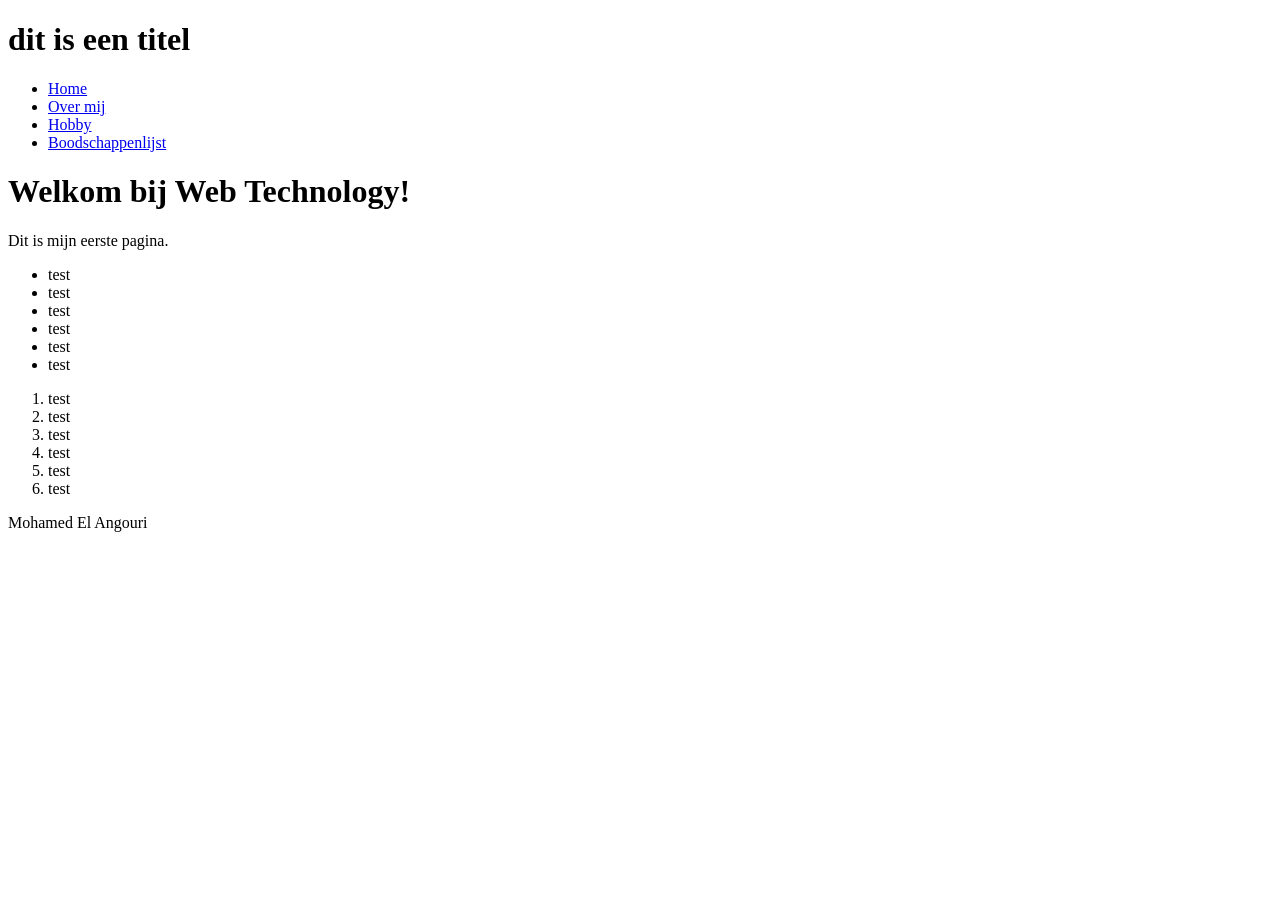
<file: labo-01/index.html>
<!DOCTYPE html>
<html lang="nl">
<head>
    <meta charset="UTF-8">
    <meta name="viewport" content="width=device-width, initial-scale=1.0">
    <title>Mijn eerste pagina! C:</title>
</head>
<body>
        <header>
        <h1>dit is een titel</h1>
        <nav>
        <ul>
            <li><a href="index.html">Home</a></li>
            <li><a href="over-mij.html">Over mij</a></li>
            <li><a href="hobby.html">Hobby</a></li>
            <li><a href="boodschappenlijst.html">Boodschappenlijst</a></li>
        </ul>
        </nav>
        </header>
    <main>
        <h1>Welkom bij Web Technology!</h1>
        <p>Dit is mijn eerste pagina.</p>
        <ul>
            <li>test</li>
            <li>test</li>
            <li>test</li>
            <li>test</li>
            <li>test</li>
            <li>test</li>
        </ul>
        <ol>
            <li>test</li>
            <li>test</li>
            <li>test</li>
            <li>test</li>
            <li>test</li>
            <li>test</li>
        </ol>
    </main>
    <footer>
        <p>Mohamed El Angouri</p>
    </footer>
</body>
</html>
</file>
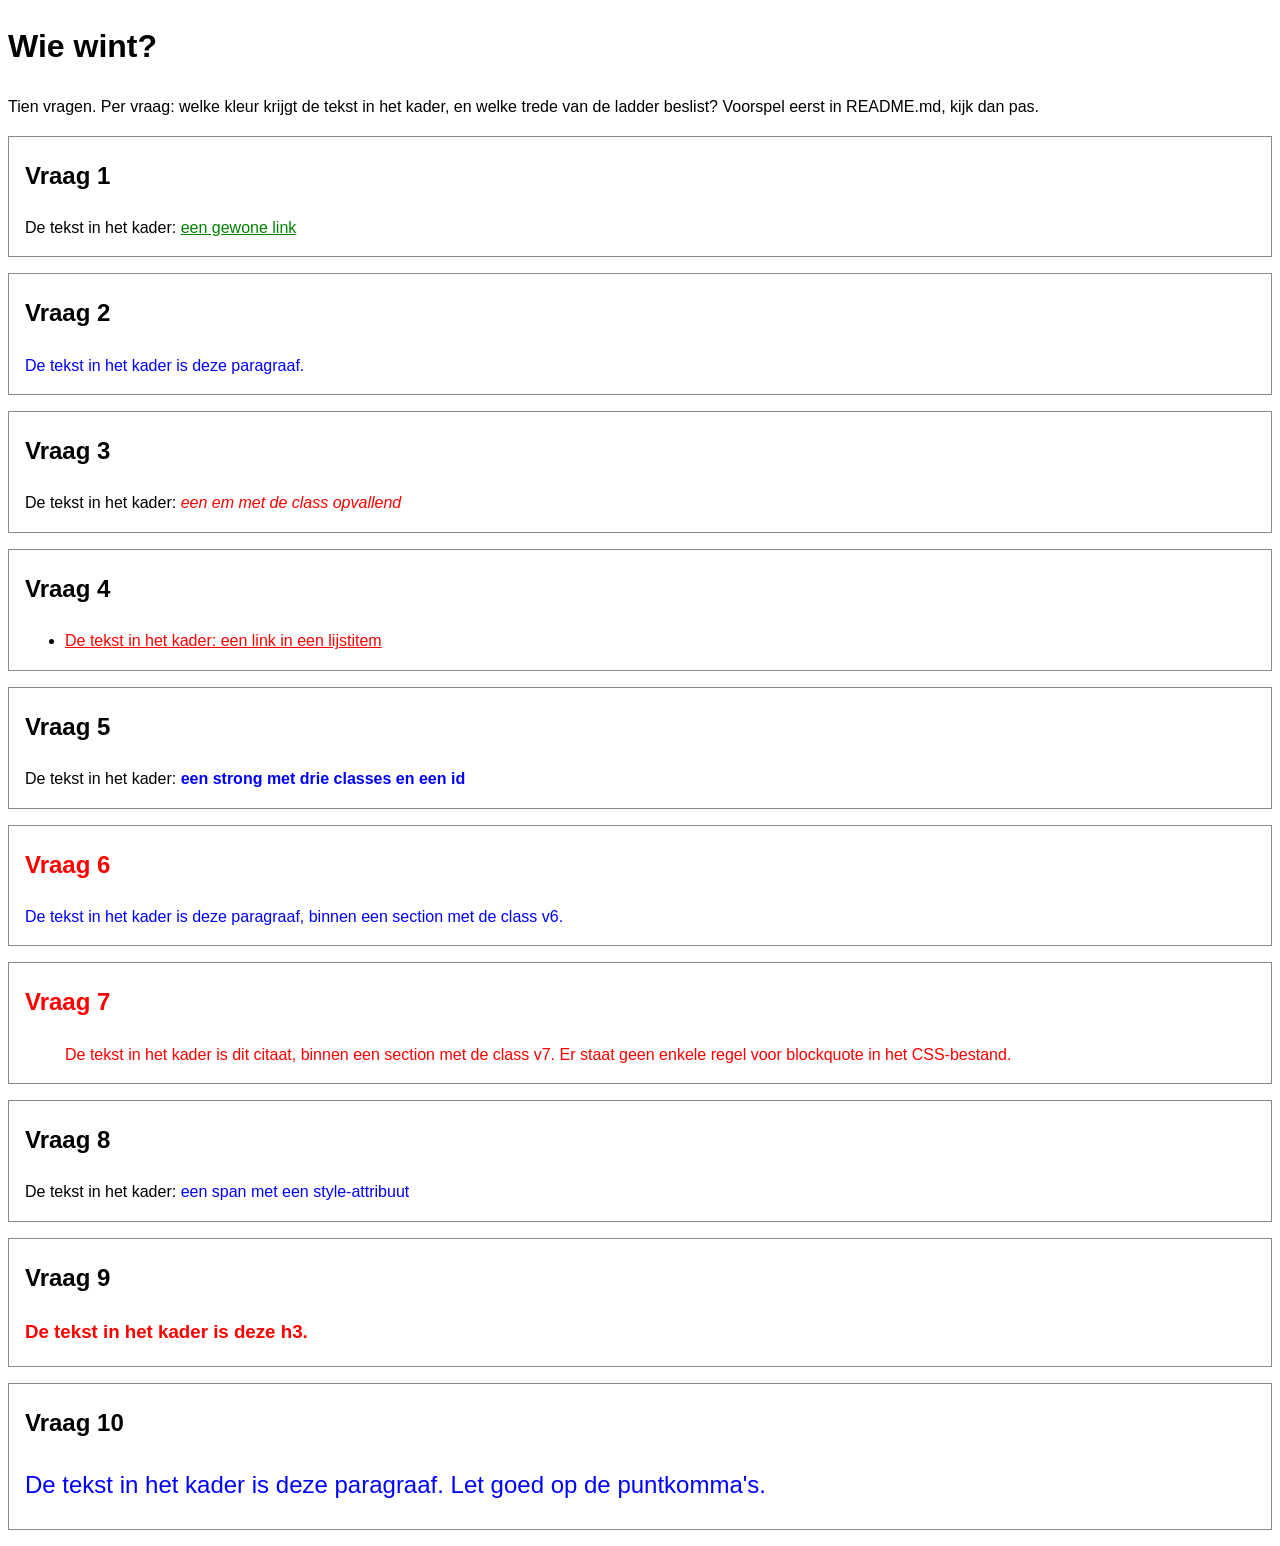
<file: labo-02/cascade/index.html>
<!-- index.html - oefening 3: voorspel, dan kijk. Wijzig dit bestand niet. -->
<!doctype html>
<html lang="nl">
  <head>
    <meta charset="utf-8">
    <meta name="viewport" content="width=device-width, initial-scale=1">
    <title>Wie wint? Tien vragen over de cascade</title>
    <link rel="stylesheet" href="css/stijl.css">
  </head>
  <body>
    <h1>Wie wint?</h1>
    <p>Tien vragen. Per vraag: welke kleur krijgt de tekst in het kader, en welke trede van de ladder beslist? Voorspel eerst in README.md, kijk dan pas.</p>

    <section class="vraag v1">
      <h2>Vraag 1</h2>
      <p>De tekst in het kader: <a href="#">een gewone link</a></p>
    </section>

    <section class="vraag v2">
      <h2>Vraag 2</h2>
      <p class="v2-tekst">De tekst in het kader is deze paragraaf.</p>
    </section>

    <section class="vraag v3">
      <h2>Vraag 3</h2>
      <p>De tekst in het kader: <em class="opvallend">een em met de class opvallend</em></p>
    </section>

    <section class="vraag v4">
      <h2>Vraag 4</h2>
      <ul>
        <li><a href="#">De tekst in het kader: een link in een lijstitem</a></li>
      </ul>
    </section>

    <section class="vraag v5">
      <h2>Vraag 5</h2>
      <p>De tekst in het kader: <strong class="een twee drie" id="v5-tekst">een strong met drie classes en een id</strong></p>
    </section>

    <section class="vraag v6">
      <h2>Vraag 6</h2>
      <p class="v6-tekst">De tekst in het kader is deze paragraaf, binnen een section met de class v6.</p>
    </section>

    <section class="vraag v7">
      <h2>Vraag 7</h2>
      <blockquote>De tekst in het kader is dit citaat, binnen een section met de class v7. Er staat geen enkele regel voor blockquote in het CSS-bestand.</blockquote>
    </section>

    <section class="vraag v8">
      <h2>Vraag 8</h2>
      <p>De tekst in het kader: <span class="v8-tekst" style="color: blue">een span met een style-attribuut</span></p>
    </section>

    <section class="vraag v9">
      <h2>Vraag 9</h2>
      <h3 class="v9-tekst">De tekst in het kader is deze h3.</h3>
    </section>

    <section class="vraag v10">
      <h2>Vraag 10</h2>
      <p class="v10-tekst">De tekst in het kader is deze paragraaf. Let goed op de puntkomma's.</p>
    </section>
  </body>
</html>
</file>
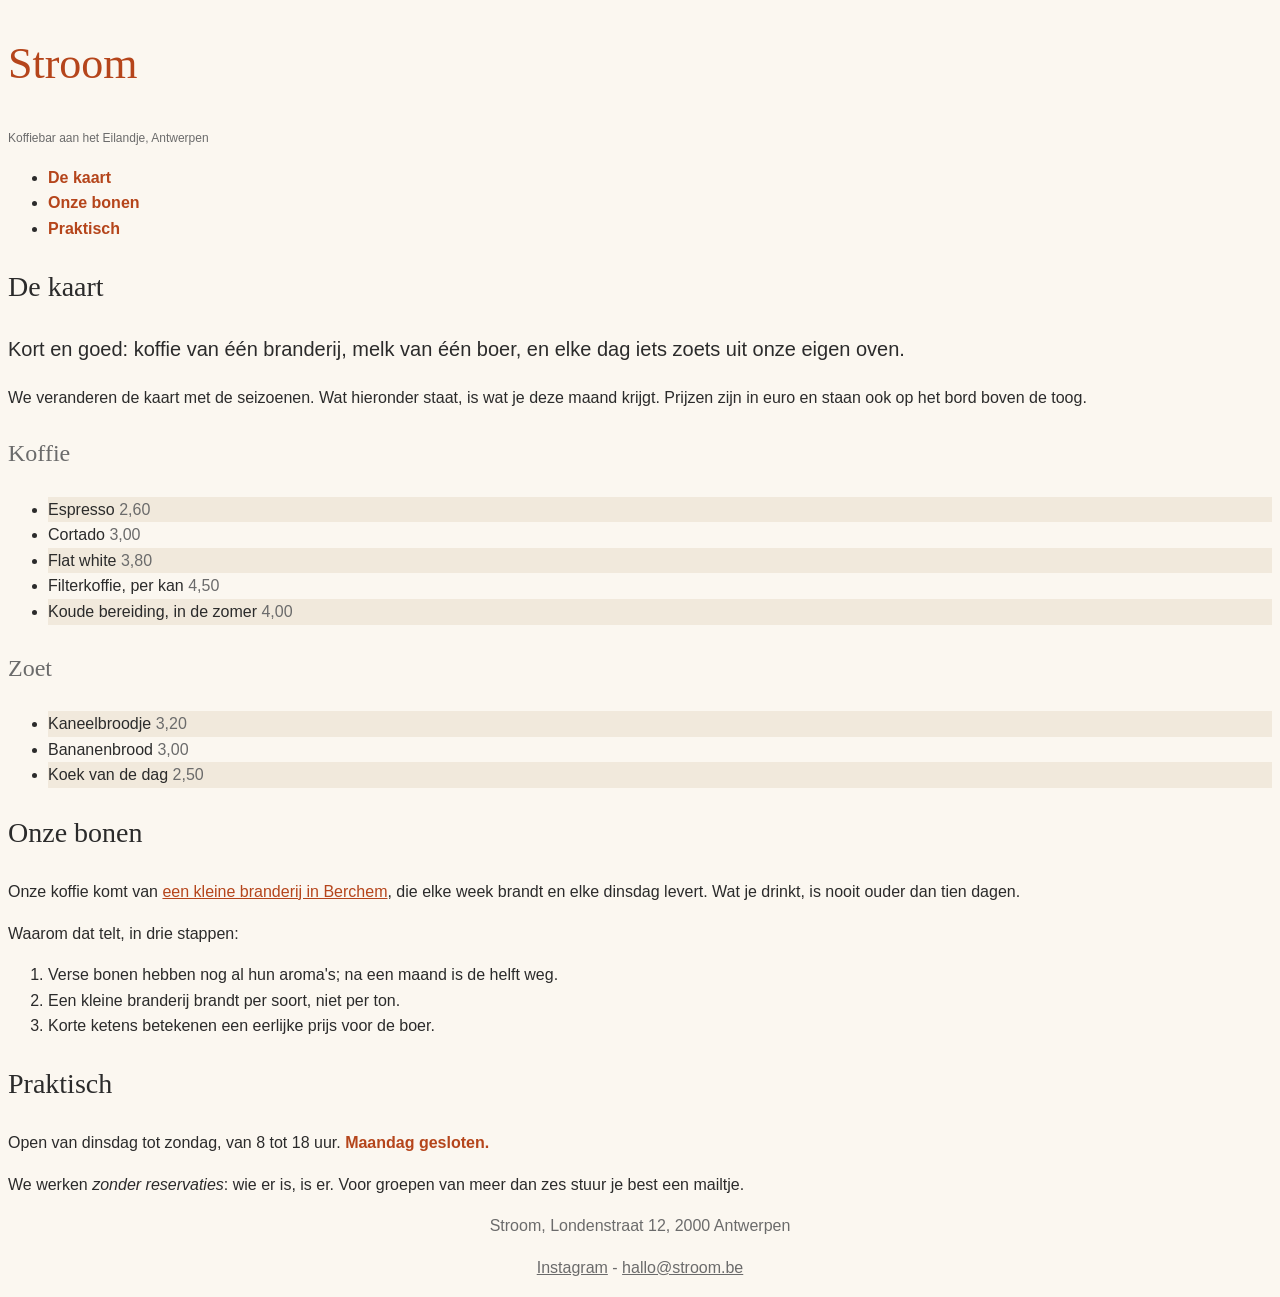
<file: labo-02/nabouw/index.html>
<!-- index.html - nabouw labo 2. Dit bestand mag je NIET wijzigen: geen class erbij, geen element verplaatst, geen style-attribuut. Jij schrijft css/stijl.css. -->
<!--
  Wat het screenshot niet kan tonen (hover en focus):
  - links in de navigatie: accentkleur, vet, geen onderstreping;
    bij hover en focus: inktkleur en onderstreept
  - links in main: accentkleur, onderstreept;
    bij hover en focus: papierkleur op een achtergrond in de accentkleur
  - links in de footer: gedempte kleur; bij hover en focus: accentkleur
-->
<!doctype html>
<html lang="nl">
  <head>
    <meta charset="utf-8">
    <meta name="viewport" content="width=device-width, initial-scale=1">
    <title>Stroom - koffiebar aan het Eilandje</title>
    <link rel="stylesheet" href="css/stijl.css">
  </head>
  <body>
    <header>
      <h1>Stroom</h1>
      <p class="slogan">Koffiebar aan het Eilandje, Antwerpen</p>
      <nav>
        <ul>
          <li><a href="#kaart">De kaart</a></li>
          <li><a href="#bonen">Onze bonen</a></li>
          <li><a href="#praktisch">Praktisch</a></li>
        </ul>
      </nav>
    </header>

    <main>
      <article>
        <h2 id="kaart">De kaart</h2>
        <p class="intro">Kort en goed: koffie van één branderij, melk van één boer, en elke dag iets zoets uit onze eigen oven.</p>
        <p>We veranderen de kaart met de seizoenen. Wat hieronder staat, is wat je deze maand krijgt. Prijzen zijn in euro en staan ook op het bord boven de toog.</p>

        <h3>Koffie</h3>
        <ul class="kaart">
          <li>Espresso <span class="prijs">2,60</span></li>
          <li>Cortado <span class="prijs">3,00</span></li>
          <li>Flat white <span class="prijs">3,80</span></li>
          <li>Filterkoffie, per kan <span class="prijs">4,50</span></li>
          <li>Koude bereiding, in de zomer <span class="prijs">4,00</span></li>
        </ul>

        <h3>Zoet</h3>
        <ul class="kaart">
          <li>Kaneelbroodje <span class="prijs">3,20</span></li>
          <li>Bananenbrood <span class="prijs">3,00</span></li>
          <li>Koek van de dag <span class="prijs">2,50</span></li>
        </ul>

        <h2 id="bonen">Onze bonen</h2>
        <p>Onze koffie komt van <a href="https://www.example.be">een kleine branderij in Berchem</a>, die elke week brandt en elke dinsdag levert. Wat je drinkt, is nooit ouder dan tien dagen.</p>
        <p>Waarom dat telt, in drie stappen:</p>
        <ol>
          <li>Verse bonen hebben nog al hun aroma's; na een maand is de helft weg.</li>
          <li>Een kleine branderij brandt per soort, niet per ton.</li>
          <li>Korte ketens betekenen een eerlijke prijs voor de boer.</li>
        </ol>

        <h2 id="praktisch">Praktisch</h2>
        <p>Open van dinsdag tot zondag, van 8 tot 18 uur. <strong>Maandag gesloten.</strong></p>
        <p>We werken <em>zonder reservaties</em>: wie er is, is er. Voor groepen van meer dan zes stuur je best een mailtje.</p>
      </article>
    </main>

    <footer>
      <p>Stroom, Londenstraat 12, 2000 Antwerpen</p>
      <p><a href="https://www.instagram.com">Instagram</a> - <a href="mailto:hallo@stroom.be">hallo@stroom.be</a></p>
    </footer>
  </body>
</html>
</file>
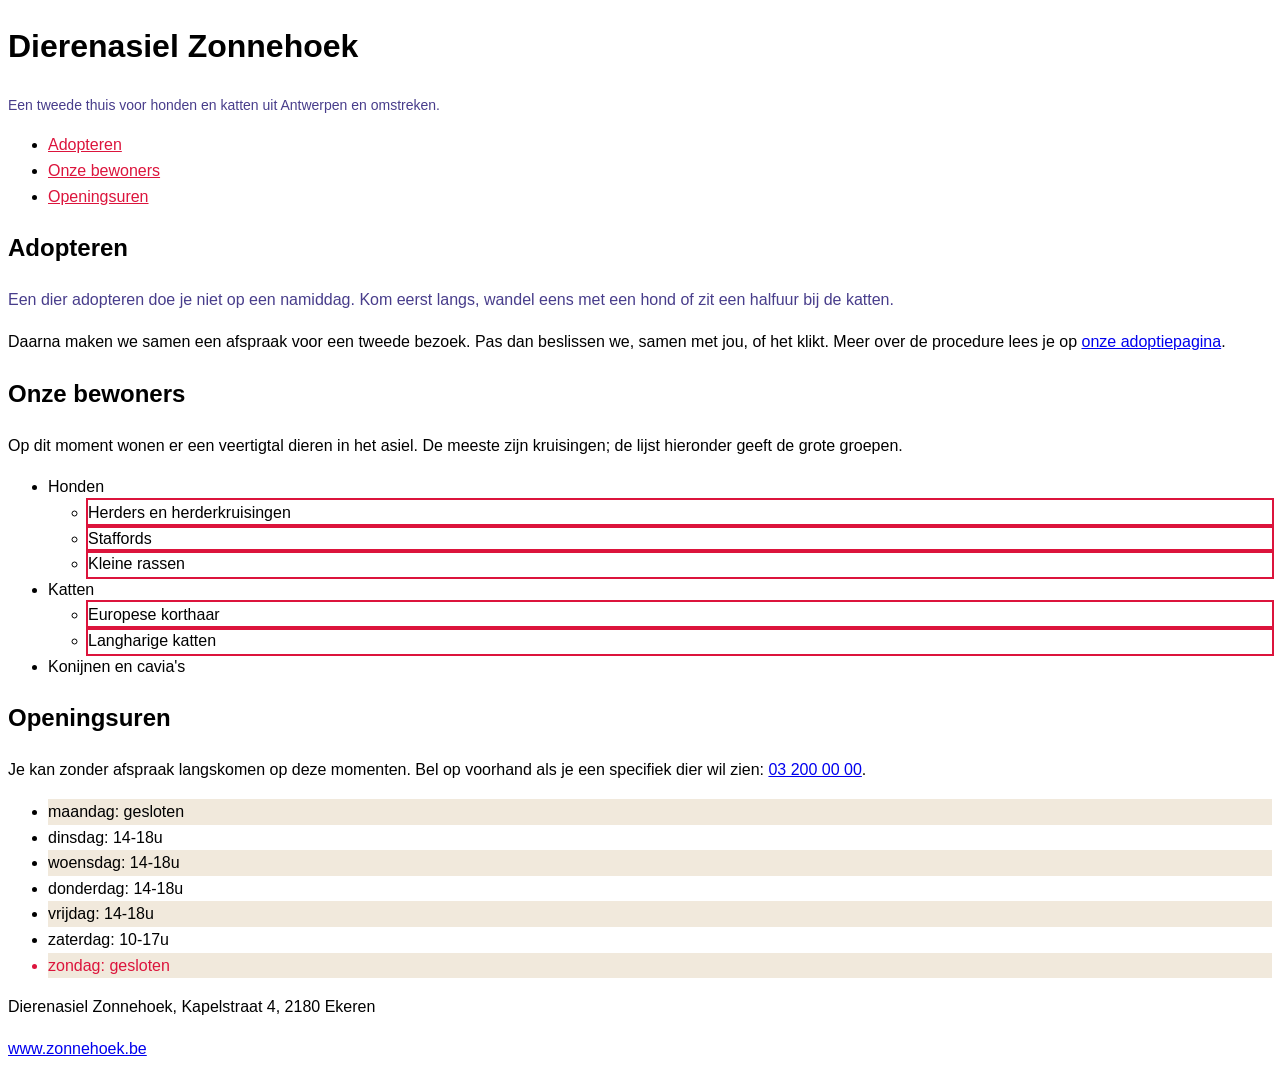
<file: labo-02/selectors/index.html>
<!-- index.html - oefening 2: selectors. Wijzig dit bestand niet; alles wat je nodig hebt, staat erin. -->
<!doctype html>
<html lang="nl">
  <head>
    <meta charset="utf-8">
    <meta name="viewport" content="width=device-width, initial-scale=1">
    <title>Dierenasiel Zonnehoek</title>
    <link rel="stylesheet" href="css/stijl.css">
  </head>
  <body>
    <header>
      <h1>Dierenasiel Zonnehoek</h1>
      <p class="slogan">Een tweede thuis voor honden en katten uit Antwerpen en omstreken.</p>
      <nav>
        <ul>
          <li><a href="#adopteren">Adopteren</a></li>
          <li><a href="#rassen">Onze bewoners</a></li>
          <li><a href="#uren">Openingsuren</a></li>
        </ul>
      </nav>
    </header>

    <main>
      <article>
        <h2 id="adopteren">Adopteren</h2>
        <p class="intro">Een dier adopteren doe je niet op een namiddag. Kom eerst langs, wandel eens met een hond of zit een halfuur bij de katten.</p>
        <p>Daarna maken we samen een afspraak voor een tweede bezoek. Pas dan beslissen we, samen met jou, of het klikt. Meer over de procedure lees je op <a href="https://www.zonnehoek.be/adoptie">onze adoptiepagina</a>.</p>

        <h2 id="rassen">Onze bewoners</h2>
        <p>Op dit moment wonen er een veertigtal dieren in het asiel. De meeste zijn kruisingen; de lijst hieronder geeft de grote groepen.</p>
        <ul class="rassen">
          <li>Honden
            <ul>
              <li>Herders en herderkruisingen</li>
              <li>Staffords</li>
              <li>Kleine rassen</li>
            </ul>
          </li>
          <li>Katten
            <ul>
              <li>Europese korthaar</li>
              <li>Langharige katten</li>
            </ul>
          </li>
          <li>Konijnen en cavia's</li>
        </ul>

        <h2 id="uren">Openingsuren</h2>
        <p>Je kan zonder afspraak langskomen op deze momenten. Bel op voorhand als je een specifiek dier wil zien: <a href="tel:+3232000000">03 200 00 00</a>.</p>
        <ul class="uren">
          <li>maandag: gesloten</li>
          <li>dinsdag: 14-18u</li>
          <li>woensdag: 14-18u</li>
          <li>donderdag: 14-18u</li>
          <li>vrijdag: 14-18u</li>
          <li>zaterdag: 10-17u</li>
          <li>zondag: gesloten</li>
        </ul>
      </article>
    </main>

    <footer>
      <p>Dierenasiel Zonnehoek, Kapelstraat 4, 2180 Ekeren</p>
      <p><a href="https://www.zonnehoek.be">www.zonnehoek.be</a></p>
    </footer>
  </body>
</html>
</file>
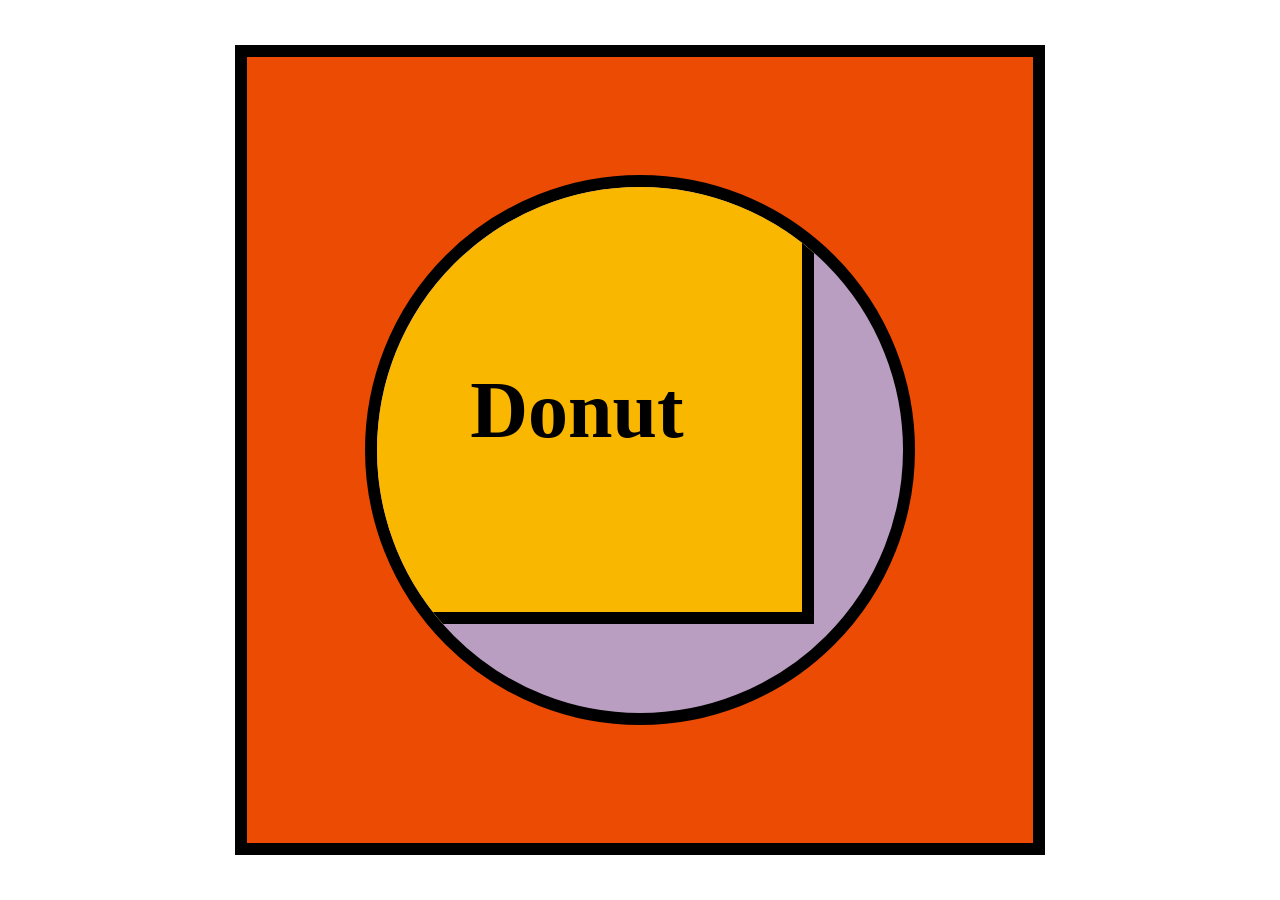
<file: labo-03/donut/index.html>
<!doctype html>
<html lang="en">
<head>
  <meta charset="utf-8">
  <meta name="viewport" content="width=device-width, initial-scale=1">
  <title>Labo 3 - Donut</title>
  <link rel="stylesheet" href="css/reset.css">
  <link rel="stylesheet" href="css/stijl.css">
</head>
<body>
  <!-- Do not change this file. Write your CSS in css/stijl.css. -->
  <main>
    <div>
      <h1>Donut</h1>
    </div>
  </main>
</body>
</html>
</file>
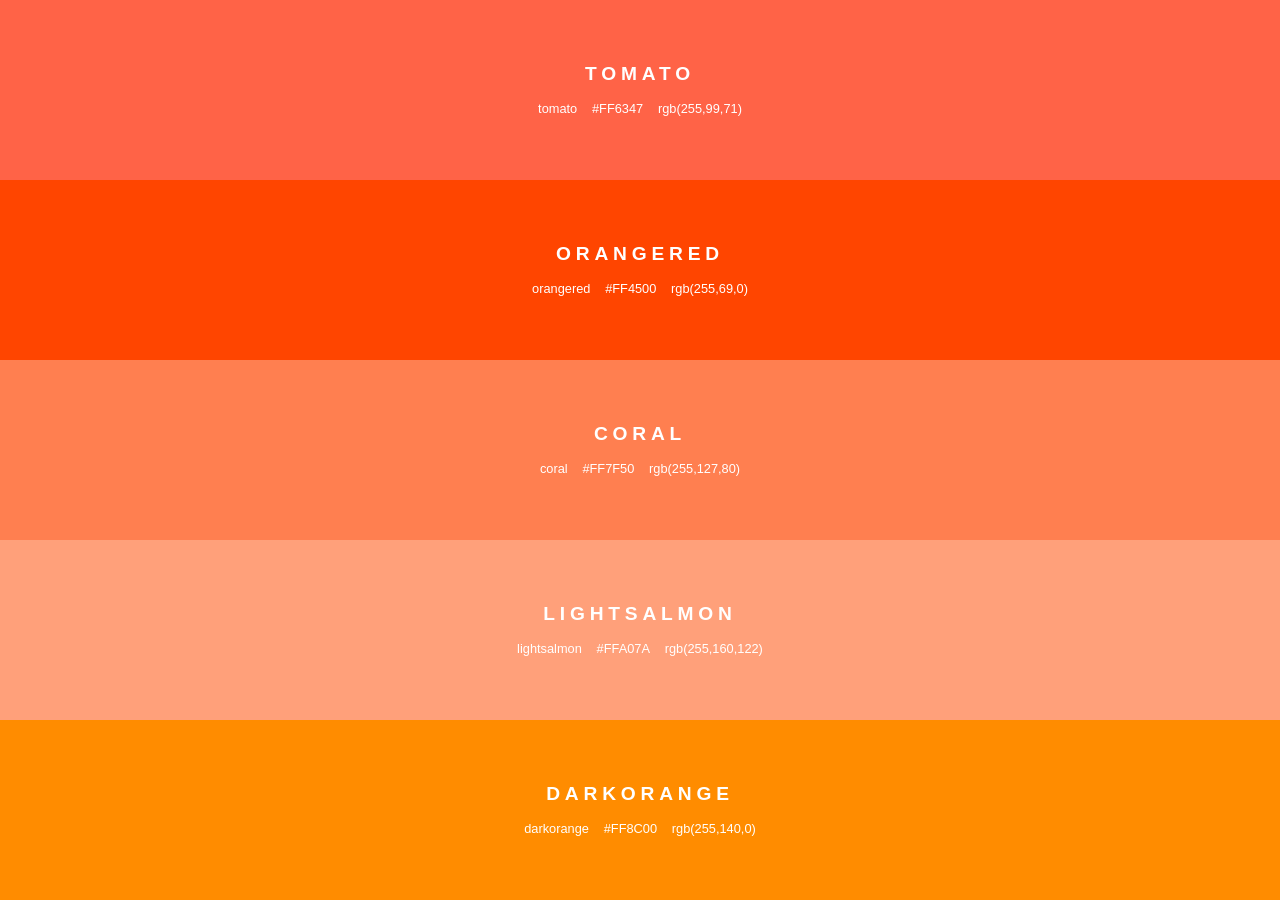
<file: labo-03/kleuren/index.html>
<!doctype html>
<html lang="en">
<head>
  <meta charset="utf-8">
  <meta name="viewport" content="width=device-width, initial-scale=1">
  <title>Labo 3 - Kleurenstalen</title>
  <link rel="stylesheet" href="css/reset.css">
  <link rel="stylesheet" href="css/stijl.css">
</head>
<body>
  <!-- Do not change this file. Write your CSS in css/stijl.css. -->
  <ul>
    <li class="tomato">
      <h2>TOMATO</h2>
      <p class="codes"><span>tomato</span> <span>#FF6347</span> <span>rgb(255,99,71)</span></p>
    </li>
    <li class="orangered">
      <h2>ORANGERED</h2>
      <p class="codes"><span>orangered</span> <span>#FF4500</span> <span>rgb(255,69,0)</span></p>
    </li>
    <li class="coral">
      <h2>CORAL</h2>
      <p class="codes"><span>coral</span> <span>#FF7F50</span> <span>rgb(255,127,80)</span></p>
    </li>
    <li class="lightsalmon">
      <h2>LIGHTSALMON</h2>
      <p class="codes"><span>lightsalmon</span> <span>#FFA07A</span> <span>rgb(255,160,122)</span></p>
    </li>
    <li class="darkorange">
      <h2>DARKORANGE</h2>
      <p class="codes"><span>darkorange</span> <span>#FF8C00</span> <span>rgb(255,140,0)</span></p>
    </li>
  </ul>
</body>
</html>
</file>
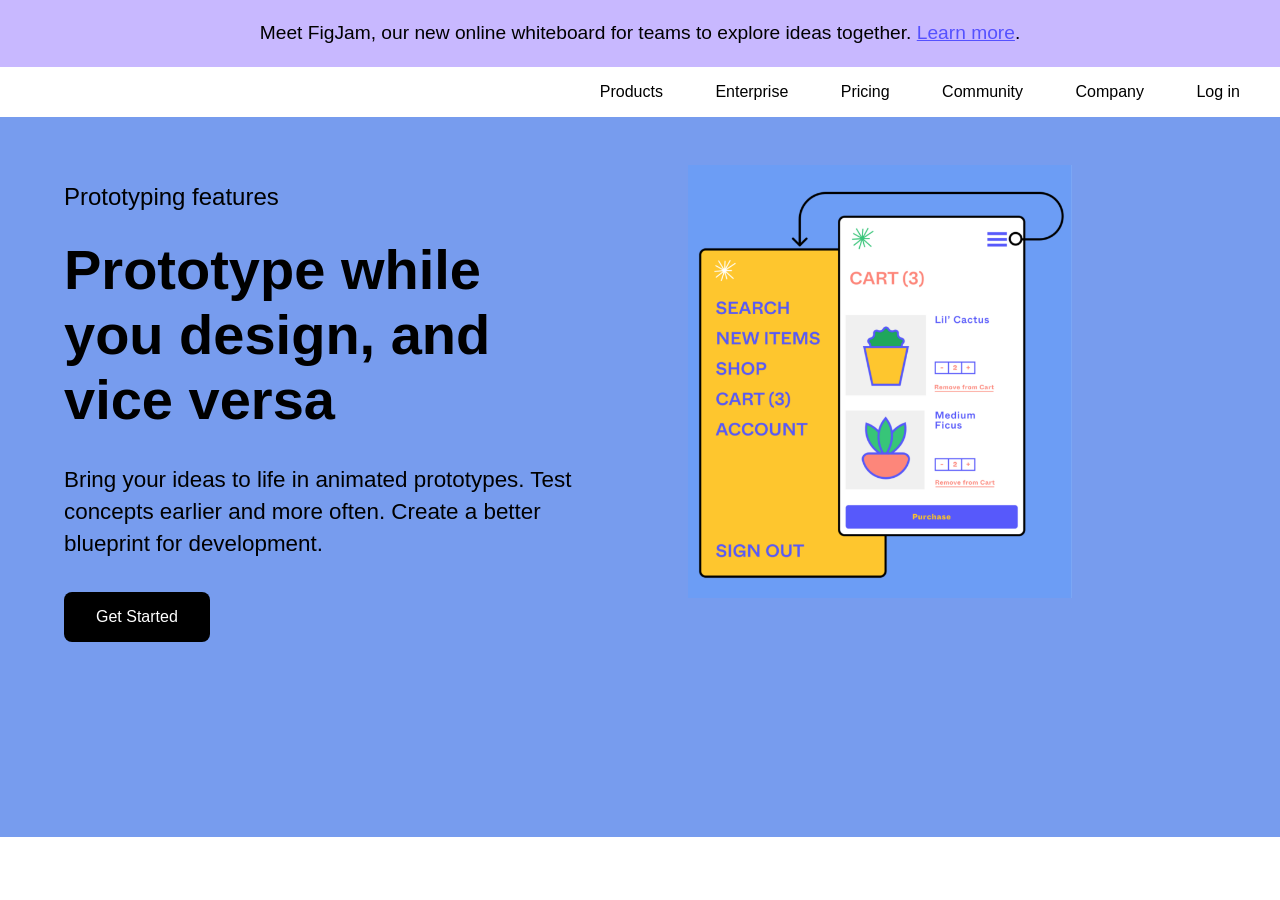
<file: labo-03/landing/index.html>
<!doctype html>
<html lang="en">
<head>
  <meta charset="utf-8">
  <meta name="viewport" content="width=device-width, initial-scale=1">
  <title>Labo 3 - Landingspagina</title>
  <link rel="stylesheet" href="css/reset.css">
  <link rel="stylesheet" href="css/stijl.css">
</head>
<body>
  <!-- Do not change this file. Write your CSS in css/stijl.css.
       Not visible in the screenshot: on :hover and :focus the links in the
       banner and in the navigation get an underline, and the button turns
       dark grey (#333333) instead of black. -->
  <div class="banner">
    <p>Meet FigJam, our new online whiteboard for teams to explore ideas together. <a href="#">Learn more</a>.</p>
  </div>
  <header>
    <nav>
      <ul>
        <li><a href="#">Products</a></li>
        <li><a href="#">Enterprise</a></li>
        <li><a href="#">Pricing</a></li>
        <li><a href="#">Community</a></li>
        <li><a href="#">Company</a></li>
        <li><a href="#">Log in</a></li>
      </ul>
    </nav>
  </header>
  <main>
    <article>
      <p class="bovenkop">Prototyping features</p>
      <h1>Prototype while you design, and vice versa</h1>
      <p>Bring your ideas to life in animated prototypes. Test concepts earlier and more often. Create a better blueprint for development.</p>
      <a href="#" class="knop">Get Started</a>
    </article><!-- no whitespace between these two tags: see syllabus 3.7 --><div class="afbeelding">
      <img src="afbeeldingen/prototype.png" alt="Prototype of a plant shop: a yellow menu panel next to a white cart screen">
    </div>
  </main>
</body>
</html>
</file>
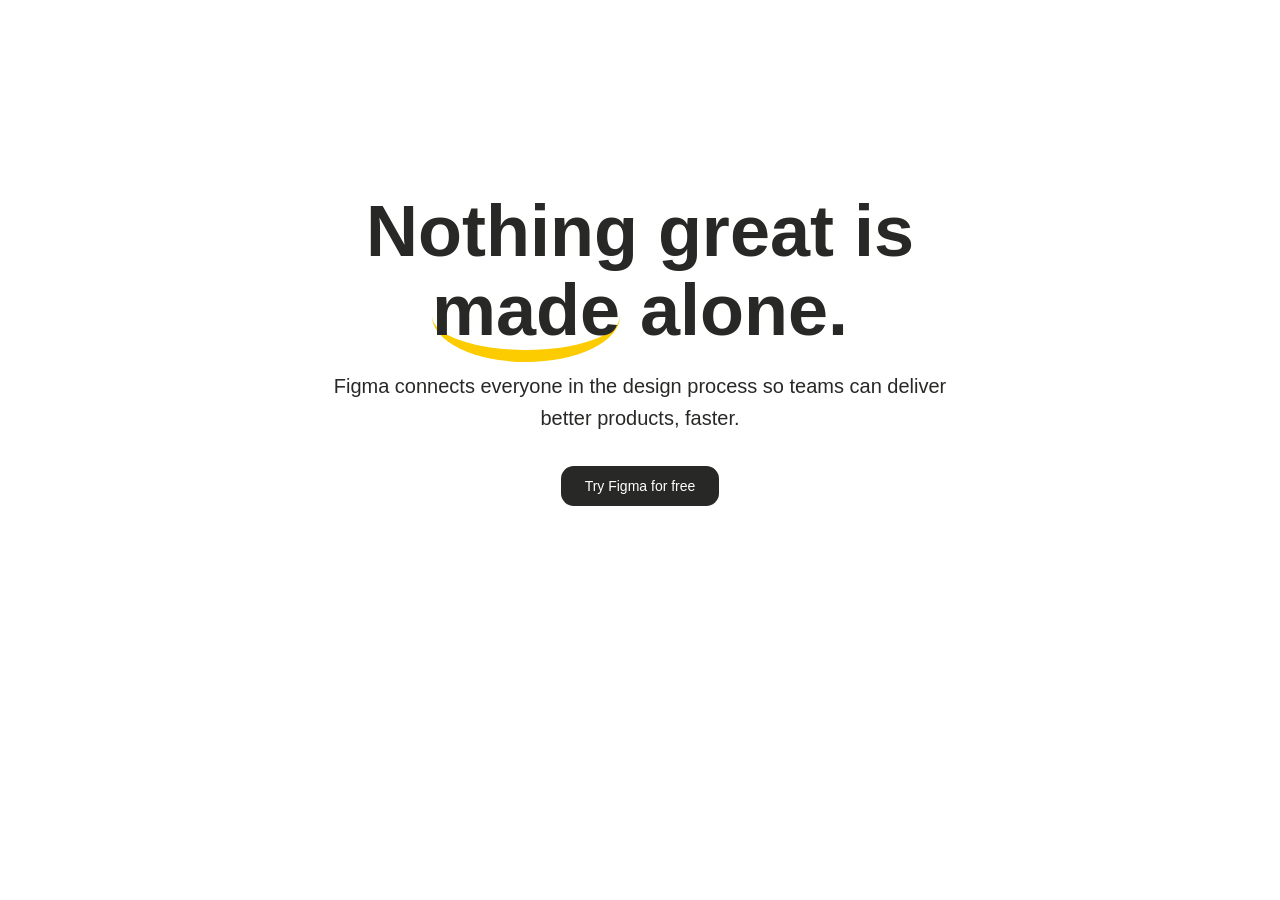
<file: labo-03/slogan/index.html>
<!doctype html>
<html lang="en">
<head>
  <meta charset="utf-8">
  <meta name="viewport" content="width=device-width, initial-scale=1">
  <title>Labo 3 - Slogan</title>
  <link rel="stylesheet" href="css/reset.css">
  <link rel="stylesheet" href="css/stijl.css">
</head>
<body>
  <!-- Do not change this file. Write your CSS in css/stijl.css.
       Not visible in the screenshot: on :hover and :focus the button turns
       dark grey (#333333) instead of black. -->
  <h2>Nothing great is <span>made</span> alone.</h2>
  <p>Figma connects everyone in the design process so teams can deliver better products, faster.</p>
  <a href="https://www.figma.com">Try Figma for free</a>
</body>
</html>
</file>
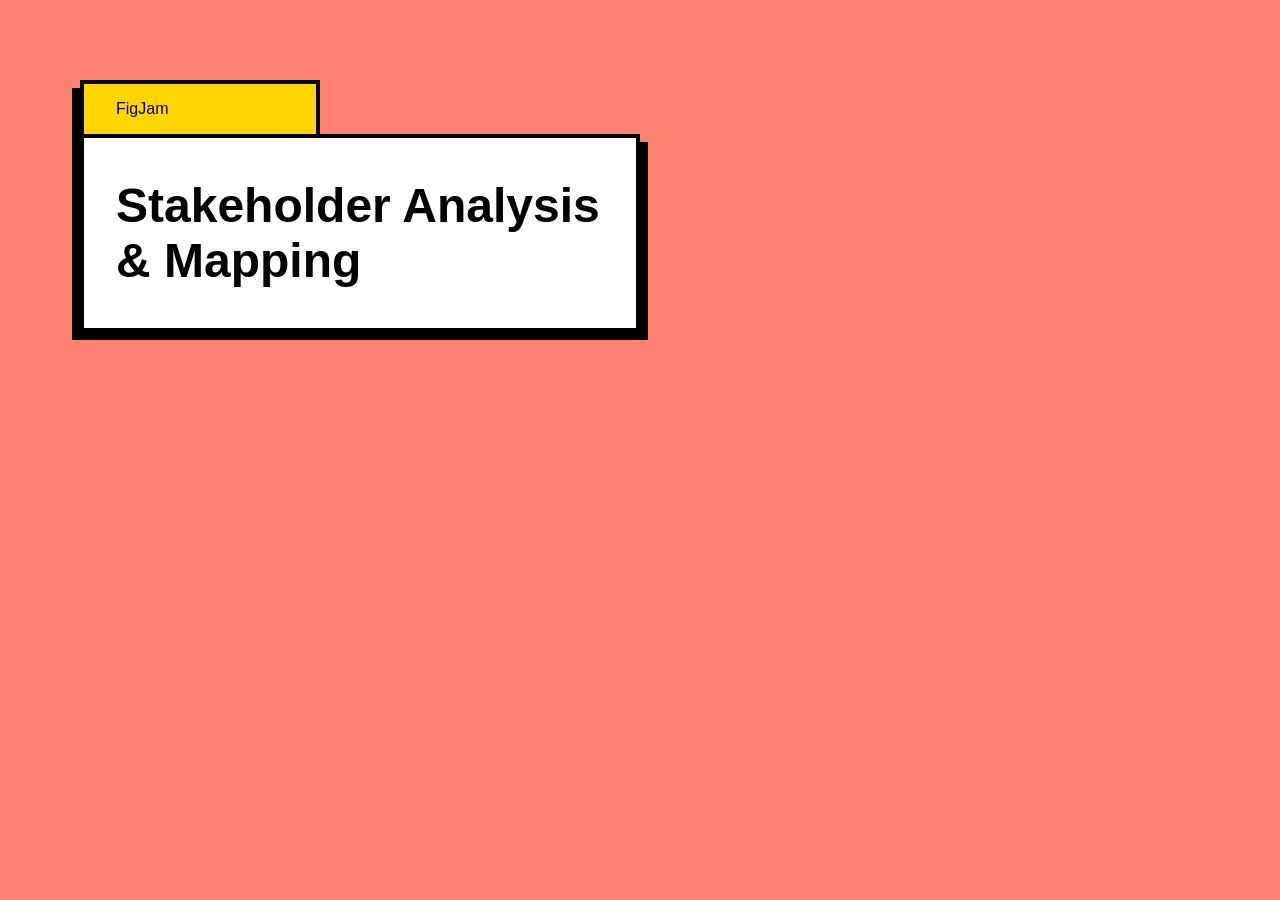
<file: labo-03/tabblad/index.html>
<!doctype html>
<html lang="en">
<head>
  <meta charset="utf-8">
  <meta name="viewport" content="width=device-width, initial-scale=1">
  <title>Labo 3 - Tabblad</title>
  <link rel="stylesheet" href="css/reset.css">
  <link rel="stylesheet" href="css/stijl.css">
</head>
<body>
  <!-- Do not change this file. Write your CSS in css/stijl.css. -->
  <h1>FigJam</h1>
  <h2>Stakeholder Analysis &amp; Mapping</h2>
</body>
</html>
</file>
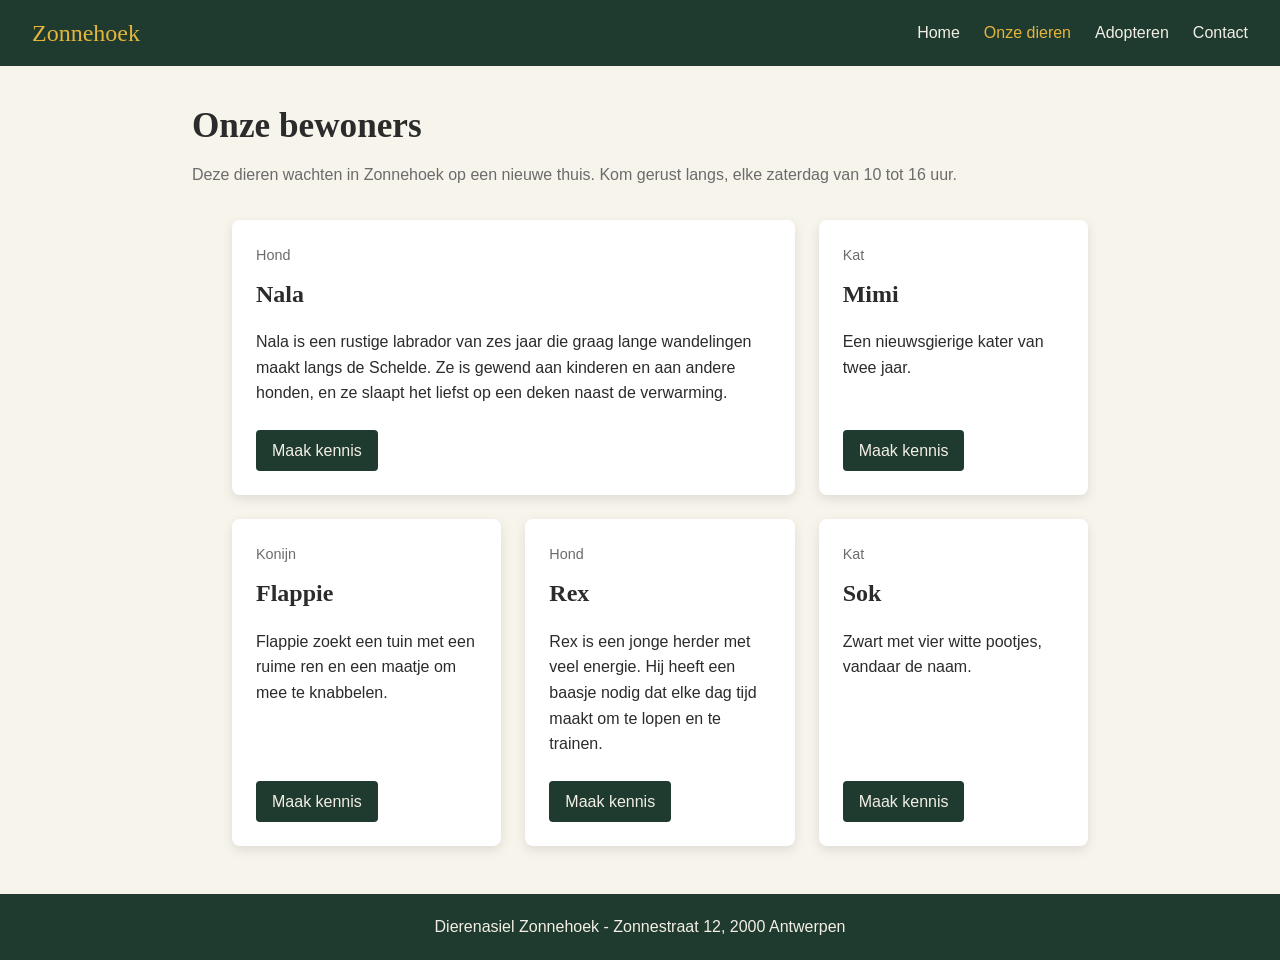
<file: labo-04/dierenasiel/index.html>
<!doctype html>
<html lang="nl">
<head>
  <meta charset="utf-8">
  <meta name="viewport" content="width=device-width, initial-scale=1">
  <title>Labo 4 - Dierenasiel Zonnehoek</title>
  <link rel="stylesheet" href="css/reset.css">
  <link rel="stylesheet" href="css/stijl.css">
</head>
<body>
  <!-- Do not change this file. Write your CSS in css/stijl.css.
       Not visible in the screenshot: on :hover and :focus the links in the
       navigation get an underline, and a button turns dark (#2b2b2b). -->
  <header>
    <a class="logo" href="index.html">Zonnehoek</a>
    <nav>
      <ul>
        <li><a href="index.html">Home</a></li>
        <li><a href="dieren.html" class="actief">Onze dieren</a></li>
        <li><a href="adopteren.html">Adopteren</a></li>
        <li><a href="contact.html">Contact</a></li>
      </ul>
    </nav>
  </header>
  <main>
    <h1>Onze bewoners</h1>
    <p class="intro">Deze dieren wachten in Zonnehoek op een nieuwe thuis. Kom gerust langs, elke zaterdag van 10 tot 16 uur.</p>
    <ul class="kaarten">
      <li class="kaart uitgelicht">
        <p class="soort">Hond</p>
        <h2>Nala</h2>
        <p class="beschrijving">Nala is een rustige labrador van zes jaar die graag lange wandelingen maakt langs de Schelde. Ze is gewend aan kinderen en aan andere honden, en ze slaapt het liefst op een deken naast de verwarming.</p>
        <a class="knop" href="#">Maak kennis</a>
      </li>
      <li class="kaart">
        <p class="soort">Kat</p>
        <h2>Mimi</h2>
        <p class="beschrijving">Een nieuwsgierige kater van twee jaar.</p>
        <a class="knop" href="#">Maak kennis</a>
      </li>
      <li class="kaart">
        <p class="soort">Konijn</p>
        <h2>Flappie</h2>
        <p class="beschrijving">Flappie zoekt een tuin met een ruime ren en een maatje om mee te knabbelen.</p>
        <a class="knop" href="#">Maak kennis</a>
      </li>
      <li class="kaart">
        <p class="soort">Hond</p>
        <h2>Rex</h2>
        <p class="beschrijving">Rex is een jonge herder met veel energie. Hij heeft een baasje nodig dat elke dag tijd maakt om te lopen en te trainen.</p>
        <a class="knop" href="#">Maak kennis</a>
      </li>
      <li class="kaart">
        <p class="soort">Kat</p>
        <h2>Sok</h2>
        <p class="beschrijving">Zwart met vier witte pootjes, vandaar de naam.</p>
        <a class="knop" href="#">Maak kennis</a>
      </li>
    </ul>
  </main>
  <footer>
    <p>Dierenasiel Zonnehoek - Zonnestraat 12, 2000 Antwerpen</p>
  </footer>
</body>
</html>
</file>
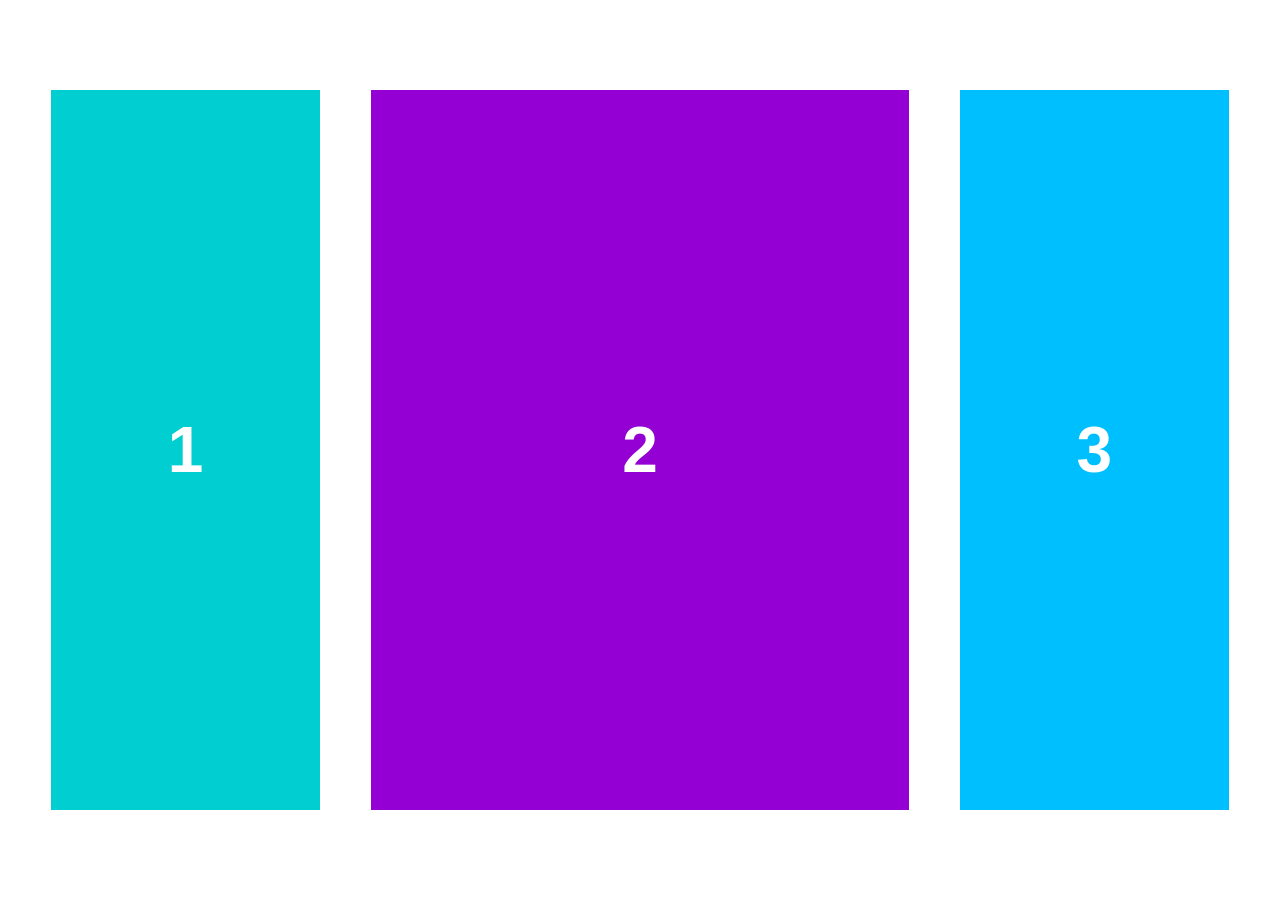
<file: labo-04/kolommen/index.html>
<!doctype html>
<html lang="nl">
<head>
  <meta charset="utf-8">
  <meta name="viewport" content="width=device-width, initial-scale=1">
  <title>Labo 4 - Drie kolommen</title>
  <link rel="stylesheet" href="css/reset.css">
  <link rel="stylesheet" href="css/stijl.css">
</head>
<body>
  <!-- Do not change this file. Write your CSS in css/stijl.css. -->
  <main>
    <div>1</div>
    <div>2</div>
    <div>3</div>
  </main>
</body>
</html>
</file>
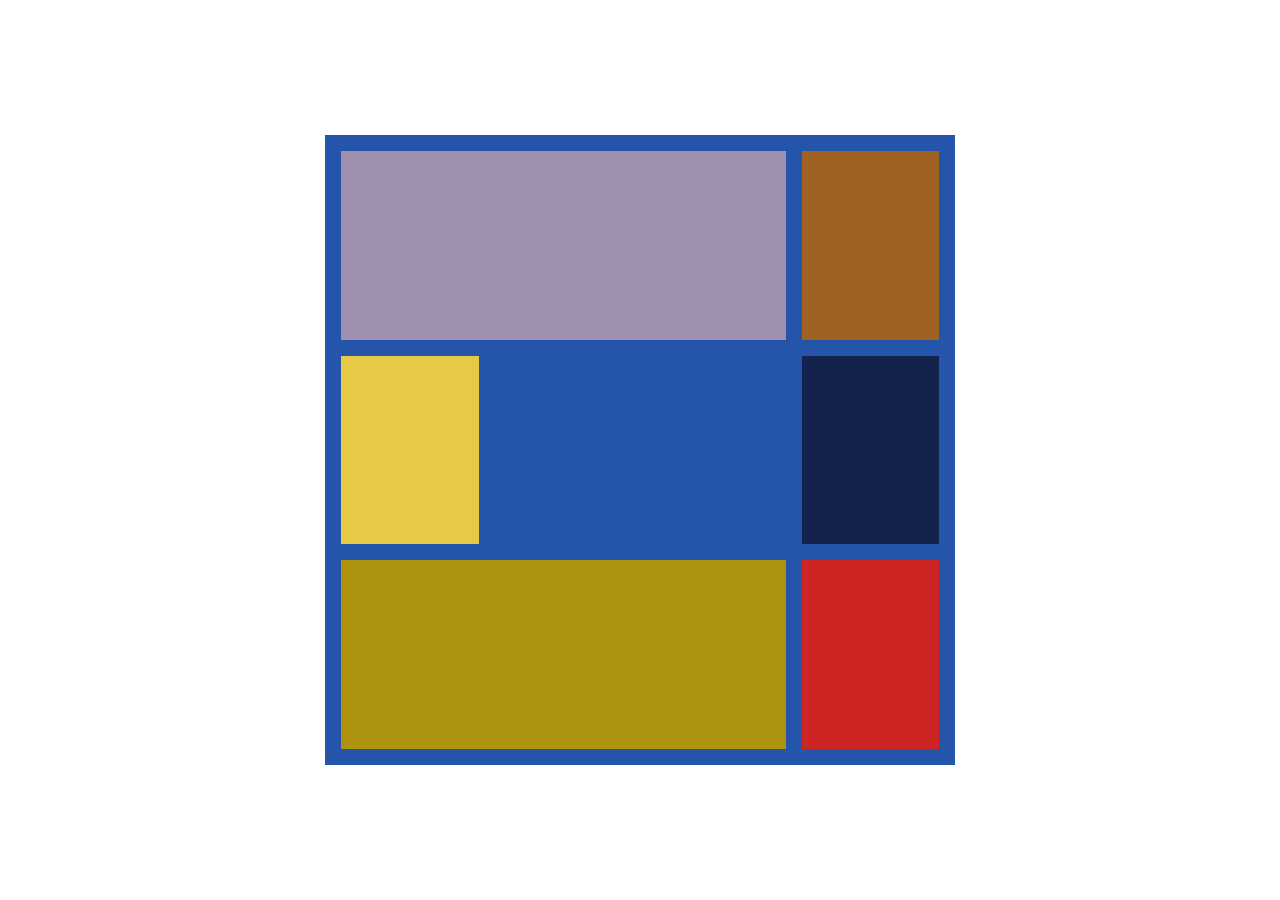
<file: labo-04/mondriaan/index.html>
<!doctype html>
<html lang="nl">
<head>
  <meta charset="utf-8">
  <meta name="viewport" content="width=device-width, initial-scale=1">
  <title>Labo 4 - Mondriaan</title>
  <link rel="stylesheet" href="css/reset.css">
  <link rel="stylesheet" href="css/stijl.css">
</head>
<body>
  <!-- Do not change this file. Write your CSS in css/stijl.css. -->
  <main class="schilderij">
    <div class="lila"></div>
    <div class="bruin"></div>
    <div class="geel"></div>
    <div class="marine"></div>
    <div class="olijf"></div>
    <div class="rood"></div>
  </main>
</body>
</html>
</file>
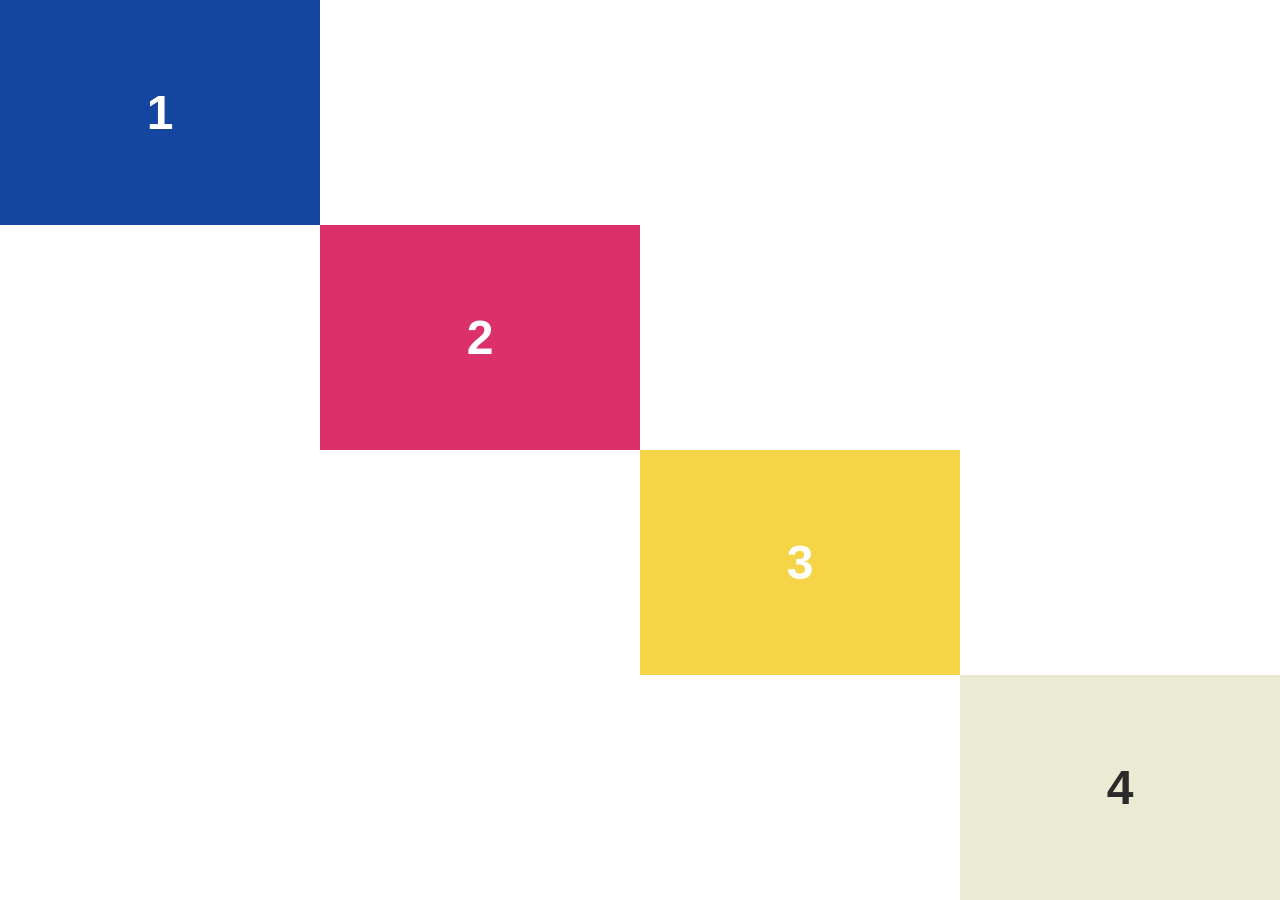
<file: labo-04/trap/index.html>
<!doctype html>
<html lang="nl">
<head>
  <meta charset="utf-8">
  <meta name="viewport" content="width=device-width, initial-scale=1">
  <title>Labo 4 - Trap</title>
  <link rel="stylesheet" href="css/reset.css">
  <link rel="stylesheet" href="css/stijl.css">
</head>
<body>
  <!-- Do not change this file. Write your CSS in css/stijl.css. -->
  <main class="trap">
    <div class="trede">1</div>
    <div class="trede">2</div>
    <div class="trede">3</div>
    <div class="trede">4</div>
  </main>
</body>
</html>
</file>
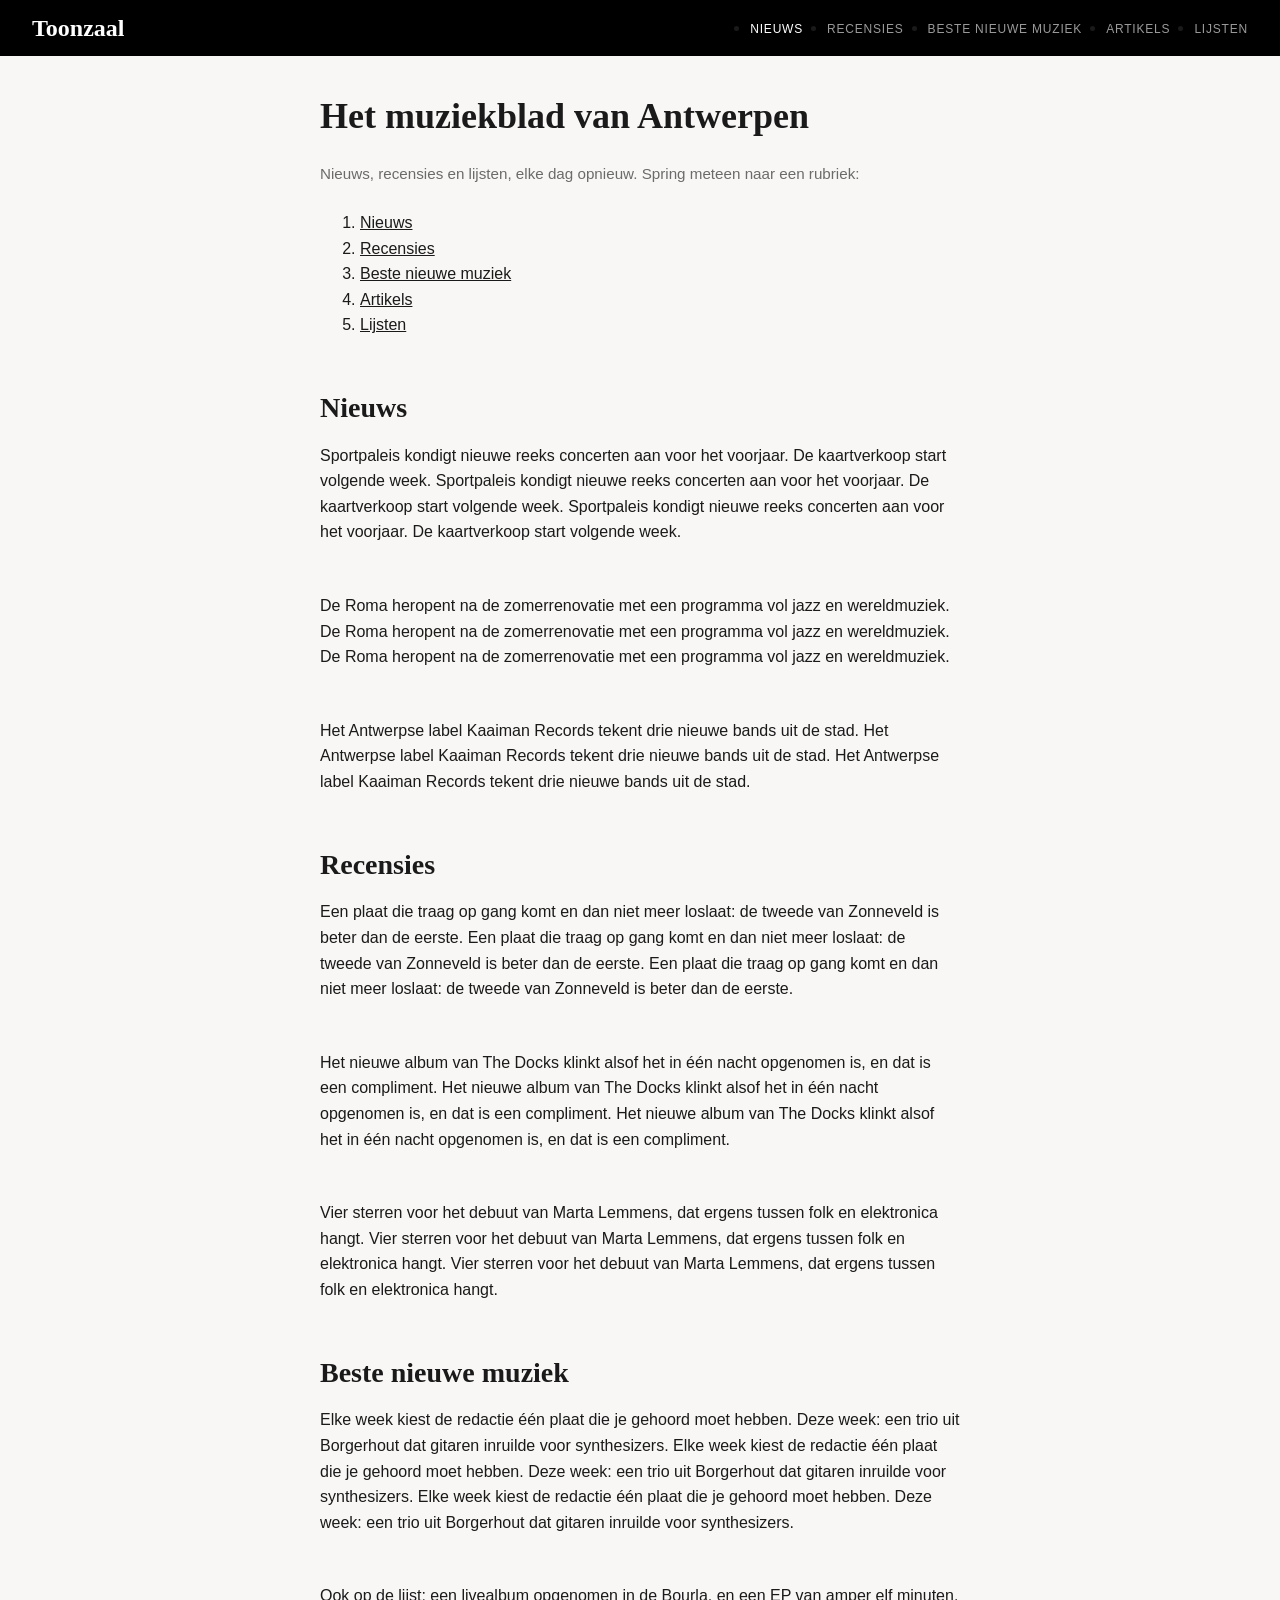
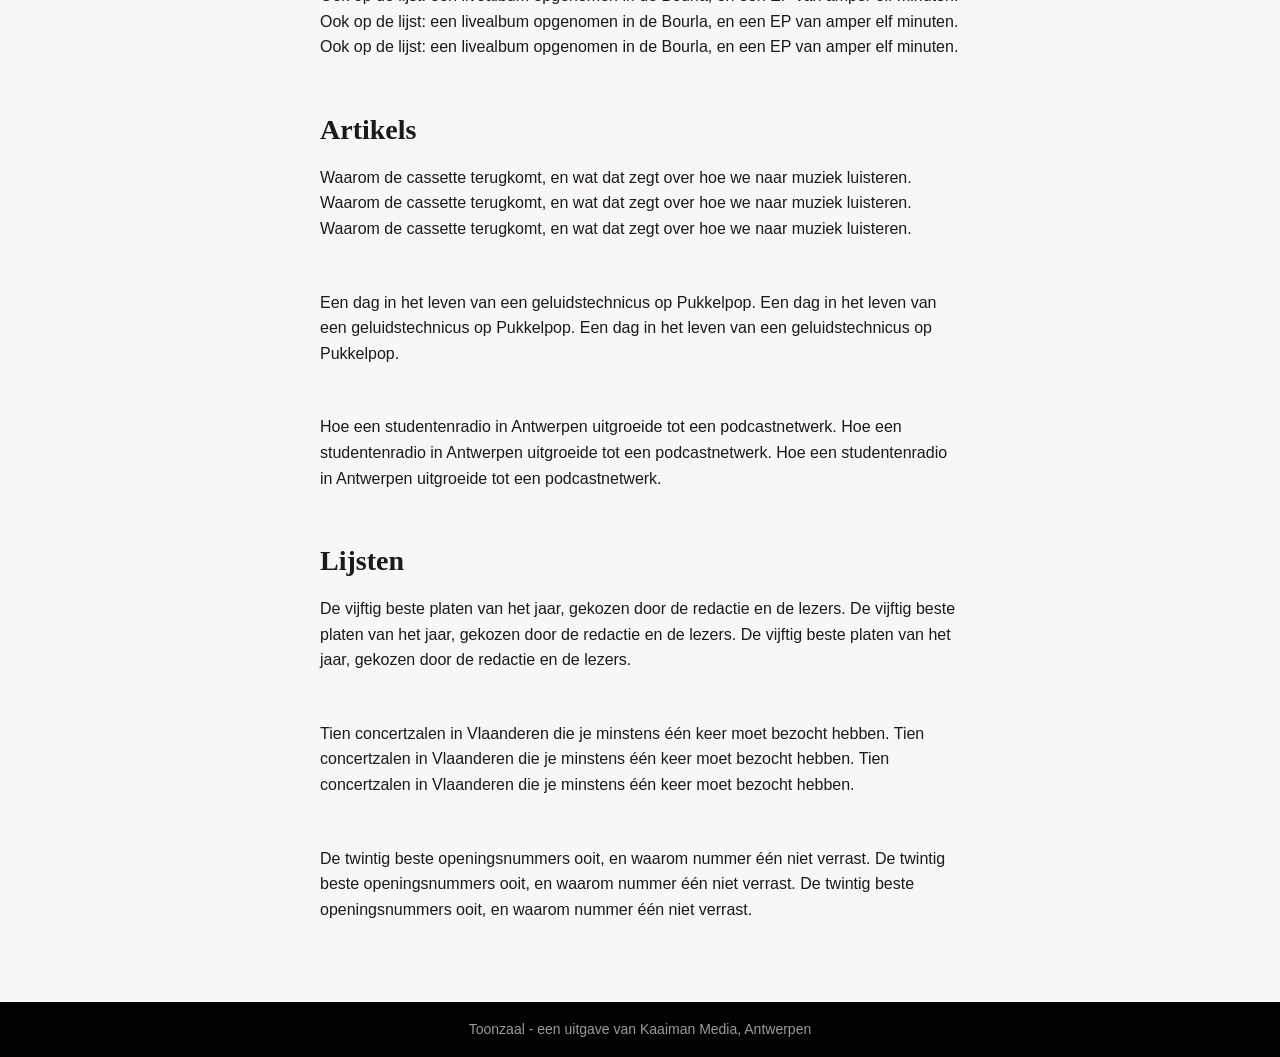
<file: labo-05/balk/index.html>
<!doctype html>
<html lang="nl">
<head>
  <meta charset="utf-8">
  <meta name="viewport" content="width=device-width, initial-scale=1">
  <title>Labo 5 - Toonzaal</title>
  <link rel="stylesheet" href="css/reset.css">
  <link rel="stylesheet" href="css/stijl.css">
</head>
<body>
  <!-- Do not change this file. Write your CSS in css/stijl.css.
       Not visible in the screenshot: on :hover and :focus a link in the bar turns white. -->
  <header>
    <a class="logo" href="index.html">Toonzaal</a>
    <nav>
      <ul>
        <li><a href="#nieuws" class="actief">Nieuws</a></li>
        <li><a href="#recensies">Recensies</a></li>
        <li><a href="#beste">Beste nieuwe muziek</a></li>
        <li><a href="#artikels">Artikels</a></li>
        <li><a href="#lijsten">Lijsten</a></li>
      </ul>
    </nav>
  </header>
  <main>
    <h1>Het muziekblad van Antwerpen</h1>
    <p class="intro">Nieuws, recensies en lijsten, elke dag opnieuw. Spring meteen naar een rubriek:</p>
    <ol class="inhoud">
        <li><a href="#nieuws">Nieuws</a></li>
        <li><a href="#recensies">Recensies</a></li>
        <li><a href="#beste">Beste nieuwe muziek</a></li>
        <li><a href="#artikels">Artikels</a></li>
        <li><a href="#lijsten">Lijsten</a></li>
    </ol>
    <section id="nieuws">
      <h2>Nieuws</h2>
      <p>Sportpaleis kondigt nieuwe reeks concerten aan voor het voorjaar. De kaartverkoop start volgende week. Sportpaleis kondigt nieuwe reeks concerten aan voor het voorjaar. De kaartverkoop start volgende week. Sportpaleis kondigt nieuwe reeks concerten aan voor het voorjaar. De kaartverkoop start volgende week.</p>
      <p>De Roma heropent na de zomerrenovatie met een programma vol jazz en wereldmuziek. De Roma heropent na de zomerrenovatie met een programma vol jazz en wereldmuziek. De Roma heropent na de zomerrenovatie met een programma vol jazz en wereldmuziek.</p>
      <p>Het Antwerpse label Kaaiman Records tekent drie nieuwe bands uit de stad. Het Antwerpse label Kaaiman Records tekent drie nieuwe bands uit de stad. Het Antwerpse label Kaaiman Records tekent drie nieuwe bands uit de stad.</p>
    </section>
    <section id="recensies">
      <h2>Recensies</h2>
      <p>Een plaat die traag op gang komt en dan niet meer loslaat: de tweede van Zonneveld is beter dan de eerste. Een plaat die traag op gang komt en dan niet meer loslaat: de tweede van Zonneveld is beter dan de eerste. Een plaat die traag op gang komt en dan niet meer loslaat: de tweede van Zonneveld is beter dan de eerste.</p>
      <p>Het nieuwe album van The Docks klinkt alsof het in één nacht opgenomen is, en dat is een compliment. Het nieuwe album van The Docks klinkt alsof het in één nacht opgenomen is, en dat is een compliment. Het nieuwe album van The Docks klinkt alsof het in één nacht opgenomen is, en dat is een compliment.</p>
      <p>Vier sterren voor het debuut van Marta Lemmens, dat ergens tussen folk en elektronica hangt. Vier sterren voor het debuut van Marta Lemmens, dat ergens tussen folk en elektronica hangt. Vier sterren voor het debuut van Marta Lemmens, dat ergens tussen folk en elektronica hangt.</p>
    </section>
    <section id="beste">
      <h2>Beste nieuwe muziek</h2>
      <p>Elke week kiest de redactie één plaat die je gehoord moet hebben. Deze week: een trio uit Borgerhout dat gitaren inruilde voor synthesizers. Elke week kiest de redactie één plaat die je gehoord moet hebben. Deze week: een trio uit Borgerhout dat gitaren inruilde voor synthesizers. Elke week kiest de redactie één plaat die je gehoord moet hebben. Deze week: een trio uit Borgerhout dat gitaren inruilde voor synthesizers.</p>
      <p>Ook op de lijst: een livealbum opgenomen in de Bourla, en een EP van amper elf minuten. Ook op de lijst: een livealbum opgenomen in de Bourla, en een EP van amper elf minuten. Ook op de lijst: een livealbum opgenomen in de Bourla, en een EP van amper elf minuten.</p>
    </section>
    <section id="artikels">
      <h2>Artikels</h2>
      <p>Waarom de cassette terugkomt, en wat dat zegt over hoe we naar muziek luisteren. Waarom de cassette terugkomt, en wat dat zegt over hoe we naar muziek luisteren. Waarom de cassette terugkomt, en wat dat zegt over hoe we naar muziek luisteren.</p>
      <p>Een dag in het leven van een geluidstechnicus op Pukkelpop. Een dag in het leven van een geluidstechnicus op Pukkelpop. Een dag in het leven van een geluidstechnicus op Pukkelpop.</p>
      <p>Hoe een studentenradio in Antwerpen uitgroeide tot een podcastnetwerk. Hoe een studentenradio in Antwerpen uitgroeide tot een podcastnetwerk. Hoe een studentenradio in Antwerpen uitgroeide tot een podcastnetwerk.</p>
    </section>
    <section id="lijsten">
      <h2>Lijsten</h2>
      <p>De vijftig beste platen van het jaar, gekozen door de redactie en de lezers. De vijftig beste platen van het jaar, gekozen door de redactie en de lezers. De vijftig beste platen van het jaar, gekozen door de redactie en de lezers.</p>
      <p>Tien concertzalen in Vlaanderen die je minstens één keer moet bezocht hebben. Tien concertzalen in Vlaanderen die je minstens één keer moet bezocht hebben. Tien concertzalen in Vlaanderen die je minstens één keer moet bezocht hebben.</p>
      <p>De twintig beste openingsnummers ooit, en waarom nummer één niet verrast. De twintig beste openingsnummers ooit, en waarom nummer één niet verrast. De twintig beste openingsnummers ooit, en waarom nummer één niet verrast.</p>
    </section>
  </main>
  <footer>
    <p>Toonzaal - een uitgave van Kaaiman Media, Antwerpen</p>
  </footer>
</body>
</html>
</file>
<file: labo-02/cascade/css/stijl.css>
/* stijl.css - oefening 3: voorspel, dan kijk. Wijzig dit bestand niet. */

/* Opmaak van de pagina zelf; doet niet mee in de vragen. */
body {
  font-family: Verdana, sans-serif;
  line-height: 1.6;
}

.vraag {
  border: 1px solid #8a8a89;
  padding: 0 1rem;
  margin-bottom: 1rem;
}

/* ---- vraag 1 ---- */
a {
  color: green;
}

/* ---- vraag 2 ---- */
.v2-tekst {
  color: red;
}

.v2-tekst {
  color: blue;
}

/* ---- vraag 3 ---- */
.opvallend {
  color: red;
}

em {
  color: blue;
}

/* ---- vraag 4 ---- */
.v4 > a {
  color: green;
}

.v4 a {
  color: red;
}

/* ---- vraag 5 ---- */
.een.twee.drie {
  color: red;
}

#v5-tekst {
  color: blue;
}

/* ---- vraag 6 ---- */
.v6 {
  color: red;
}

.v6-tekst {
  color: blue;
}

/* ---- vraag 7 ---- */
.v7 {
  color: red;
}

/* ---- vraag 8 ---- */
.v8-tekst {
  color: red;
}

/* ---- vraag 9 ---- */
h3 {
  color: red !important;
}

.v9-tekst {
  color: blue;
}

/* ---- vraag 10 ---- */
.v10-tekst {
  color: green;
  font-size: 1.5rem;
  color: blue;
}
</file>
<file: labo-02/nabouw/css/stijl.css>
:root {
  --color-paper: #fbf7f0;
  --color-ink: #2b2b2b;
  --color-muted: #6b6b6b;
  --color-accent: #b5451b;
  --color-zebra: #f1e9dc;
  --font-heading: Georgia, serif;
  --font-body: Verdana, sans-serif;
}

body {
    background-color: var(--color-paper);
    font-family: var(--font-body);
    font-size: 1rem;
    line-height: 1.6;
    color: var(--color-ink);
}

h1, h2, h3 {
    font-family: var(--font-heading);
    font-weight: normal;
}

h1 {
    color: var(--color-accent);
    font-size: 2.75rem;
}

h2 {
    color: var(--color-ink);
    font-size: 1.75rem;
}

h3 {
    color: var(--color-muted);
    font-size: 1.5rem;
}

p {
    font-size: 1rem;
}

header p {
    color: var(--color-muted);
    font-size: 0.75rem;
}

a {
    color: var(--color-accent);
}

footer p a:hover, footer p a:focus {
    color: var(--color-accent);
}

nav a:hover, nav a:focus {
    color: var(--color-muted);
}

p a:hover, p a:focus {
    color: var(--color-muted);
}

nav a {
    font-weight: bold;
    text-decoration: none;
}

.intro {
    font-size: 1.25rem;
}

.kaart li:nth-child(odd) {
    background-color: var(--color-zebra);
}

.prijs {
    color: var(--color-muted);
}

strong {
    color: var(--color-accent);
}

footer, footer a {
    text-align: center;
    color: var(--color-muted);
}
</file>
<file: labo-02/selectors/css/stijl.css>
/* stijl.css - oefening 2: selectors schrijven en lezen */

/* Schrijf onder elke opdracht de regel met de selector die precies die
   elementen raakt. Gebruik de declaratie die erbij staat, zodat je in de
   browser meteen ziet wat je raakte. Voeg niets toe aan index.html. */

body {
  font-family: Verdana, sans-serif;
  line-height: 1.6;
}

/* 1. alle links in de navigatie -> color: crimson; */
nav a {
      color: crimson;
}

/* 2. alleen de paragrafen in de footer -> font-size: 0.875rem; */
header p {
      font-size: 0.875rem;
}

/* 3. alleen de lijstitems van het BUITENSTE niveau in de lijst met de class
      rassen (dus niet de items van de binnenlijsten) -> outline: 2px solid crimson;
      (outline tekent een kader rond precies het element dat je raakte; de
      property zelf komt in hoofdstuk 3) */
.rassen ul li {
      outline: 2px solid crimson;
}

/* 4. de paragraaf die onmiddellijk na elke h2 komt -> font-style: italic; */
h2 > p {
      font-style: italic;
}

/* 5. elk oneven item in de lijst met openingsuren -> background-color: #f1e9dc; */
.uren li:nth-child(odd) {
      background-color: #f1e9dc;
}

/* 6. het laatste item in de lijst met openingsuren -> color: crimson; */
.uren li:last-child {
      color: crimson;
}

/* 7. de slogan en de intro tegelijk, in één regel -> color: darkslateblue; */
.slogan, .intro {
      color: darkslateblue;
}

/* 8. elke link in main wanneer de muis erover gaat OF wanneer ze focus heeft
      -> background-color: yellow; */
main a:hover,
main a:focus {
      background-color: yellow;
}


/* ---- Lezen: welke elementen raken deze vijf selectors? Schrijf het antwoord
   in één zin per selector in README.md. Verander hier niets. ---- */

/* a. header nav ul li a */
/* b. article > p */
/* c. .uren li:nth-child(3) */
/* d. h2 ~ p */
/* e. .rassen li:first-child */
</file>
<file: labo-03/donut/css/stijl.css>
/* stijl.css - labo 3, donut (reset.css is linked before this file) */

/* === tokens === */
:root {
    --oranje: #ec4b03;
    --paars: #b99ec1;
    --geel: #f9b700;
    --zwart: black;
}

/* === your rules === */
body {
    text-align: center;
    font-family: Georgia, serif;
}

main {
    background-color: var(--oranje);
    height: 90vh;
    width: 90vh;
    margin: 5vh auto;
    border: 0.75rem solid var(--zwart);
}

div {
    background-color: var(--paars);
    height: 70%;
    width: 70%;
    margin: 15%;
    border-radius: 50%;
    border: 0.75rem solid var(--zwart);
    overflow: hidden;
}

h1 {
    background-color: var(--geel);
    height: 90%;
    width: 90%;
    margin-left: -7%;
    margin-top: -7%;
    border: 0.75rem solid var(--zwart);
    padding-top: 22.5vh;
    font-size: 5rem;
}
</file>
<file: labo-03/kleuren/css/stijl.css>
/* stijl.css - labo 3, kleuren (reset.css is linked before this file) */

/* === tokens === */
:root {
    --tomato: tomato;
    --orangered: orangered;
    --coral: coral;
    --lightsalmon: lightsalmon;
    --darkornage: darkorange;
}

/* === your rules === */
.tomato {
    background-color: var(--tomato);
}
.orangered {
    background-color: var(--orangered);
}
.coral {
    background-color: var(--coral);
}
.lightsalmon {
    background-color: var(--lightsalmon);
}
.darkorange {
    background-color: var(--darkornage);
}

body {
    color: white;
    font-family: arial;
    text-align: center;
    list-style: none
}

ul {
    margin: 0;
    padding: 0;
}

li {
    height: 20vh;
    padding-top: 7vh;
}

h2 {
    font-size: 1.2rem;
    letter-spacing: 0.3rem;
    margin-bottom: 1rem;
}

h2 + p {
    font-size: 0.8rem;
}

span:nth-child(2) {
    margin-left: 0.7rem;
    margin-right: 0.7rem;
}
</file>
<file: labo-03/landing/css/stijl.css>
/* stijl.css - labo 3, landing (reset.css is linked before this file) */

/* === tokens === */
:root {
    --banner:  #c8b8ff;
    --link: #5551ff;
    --hero: #779cee;
    --knop-hover: gray;
    --black: black;
    --white: white;
}

/* === your rules === */
body {
    font-family: Arial, sans-serif;
}

a:hover, a:focus {
    text-decoration: underline;
}

.banner {
    background-color: var(--banner);
    text-align: center;
    padding: 1.4rem;
    font-size: 1.2rem;
}

.banner a {
    color: var(--link);
}

header {
    text-align: right;
    padding: 1rem;
}

nav ul {
    margin: 0;
    padding: 0;
    list-style: none;
}

nav li {
    display: inline-block;
}

nav a {
    color: var(--black);
    text-decoration: none;
    padding: 0.5rem 1.5rem;
}

main {
    min-height: 80vh;
    background-color: var(--hero);
}

article {
    padding: 4rem;
}
.bovenkop {
    font-size: 1.5rem;
    margin-bottom: 1.5rem;
}

h1 {
    font-size: 3.5rem;
    margin-bottom: 2rem;
}

article p {
    max-width: 35rem;
    font-size: 1.4rem;
    line-height: 2rem;
    margin-bottom: 2rem;
}

.knop {
    background-color: var(--black);
    display: inline-block;
    text-decoration: none;
    color: var(--white);
    padding: 1rem 2rem;
    border-radius: 0.5rem;
}

.knop:hover, .knop:focus {
    text-decoration: none;
    color: var(--knop-hover);
}

.afbeelding img {
    width: 60%;
    margin: 3rem;
}

article, .afbeelding {
    display: inline-block;
    width: 50%;
    vertical-align: top;
}
</file>
<file: labo-03/slogan/css/stijl.css>
/* stijl.css - labo 3, slogan (reset.css is linked before this file) */

/* === tokens === */
:root {
    --text: #282827;
    --geel: #fccc00;
    --knop-hover: #333333; 
    --text-knop: white;
}

/* === your rules === */
body {
    font-family: Arial;
    padding-top: 12rem;
    text-align: center;
    color: var(--text);
    max-width: 40rem;
    margin: 0 auto;
}
h2 {
    margin-bottom: 1.2rem;
    font-size: 4.5rem;
    line-height: 1.1;
}
h2 span {
    border-bottom: 0.8rem solid var(--geel);
    border-radius: 100%;
}
p {
    line-height: 1.6;
    margin-bottom: 2rem;
    font-size: 1.25rem;
}
a {
    background-color: var(--text);
    padding: 0.75rem 1.5rem;
    border-radius: 0.8rem;
    color: var(--text-knop);
    text-decoration: none;
    font-size: 0.875rem;
    display: inline-block;
}
a:hover,
a:focus {
    background-color: var(--knop-hover);
}
</file>
<file: labo-03/tabblad/css/stijl.css>
/* stijl.css - labo 3, tabblad (reset.css is linked before this file) */

/* === tokens === */
:root {
    --achtergrond: #ff816f;
    --tabblad: #ffd500;
    --kaart: white;
    --rand-kleur: black;
}

/* === your rules === */
body {
    background-color: var(--achtergrond);
    font-family: arial, sans-serif;
    padding: 5rem;
}

h1 {
    background-color: var(--tabblad);
    font-size: 1rem;
    width: 15rem;
    padding: 1rem 2rem;
    box-shadow: -0.5rem 0.5rem 0 var(--rand-kleur);
    border: 0.25rem solid var(--rand-kleur);
    border-bottom: 0;
    font-weight: normal;
}

h2 {
    background-color: var(--kaart);
    box-shadow: 0.5rem 0.5rem 0 var(--rand-kleur), -0.5rem 0.5rem 0 var(--rand-kleur);
    padding: 2.5rem 2rem;
    width: 35rem;
    border: 0.25rem solid var(--rand-kleur);
    font-size: 3rem;
}
</file>
<file: labo-04/dierenasiel/css/stijl.css>
/* stijl.css - labo 4, dierenasiel (reset.css is linked before this file) */

/* === tokens === */
:root {
    --kleur-papier: #f7f4ec;
    --kleur-kaart: #ffffff;
    --kleur-inkt: #2b2b2b;
    --kleur-gedempt: #6b6b6b;
    --kleur-balk: #1f3a2e;
    --kleur-balk-tekst: #f3efe6;
    --kleur-accent: #e6b53c;
    --font-tekst: Verdana, sans-serif; 
    --font-kop: Georgia, serif;
}

/* === your rules === */
body {
    font-family: var(--font-tekst);
    line-height: 1.6;
    color: var(--kleur-inkt);
    background-color: var(--kleur-papier);
    min-height: 100vh;
    display: grid;
    grid-template-rows: auto 1fr auto;
}

h1, h2, .logo {
    font-family: var(--font-kop);
}

a {
    text-decoration: none;
}

header {
    background-color: var(--kleur-balk);
    display: flex;
    align-items: center;
    justify-content: space-between;
    list-style: none;
    text-decoration: none;
    padding: 0.25rem 2rem;
}

.logo {
    color: var(--kleur-accent);
    margin-right: auto;
    font-size: 1.5rem;
}

nav ul {
    list-style: none;
    display: flex;
    gap: 1.5rem;
}

nav a {
    color: var(--kleur-balk-tekst);
}

nav a.actief {
    color: var(--kleur-accent);
}

nav a:hover,
nav a:focus {
    color: var(--kleur-accent);
    text-decoration: underline;
}

nav a.actief:hover,
nav.actief:focus {
    color: var(--kleur-balk-tekst);
    text-decoration: underline;
}

main {
    max-width: 60rem;
    padding: 2rem;
    margin: 0 auto;
    box-sizing: border-box;
}

h1 {
    font-size: 2.2rem;
    margin-bottom: 0.5rem;
}

.intro {
    color: var(--kleur-gedempt);
    margin-bottom: 2rem;
}

.kaarten {
    display: grid;
    grid-template-columns: repeat(3, 1fr);
    gap: 1.5rem;
    list-style: none;
}

.kaarten .uitgelicht {
    grid-column: 1 / 3;
}

.kaart {
    background-color: var(--kleur-kaart);
    padding: 1.5rem;
    border-radius: 0.5rem;
    box-shadow: 0px 4px 12px rgba(0, 0, 0, 0.1);
    display: flex;
    flex-direction: column;
    align-items: flex-start;
}

.kaart .soort {
    color: var(--kleur-gedempt);
    margin-bottom: 0.5rem;
    font-size: 0.9rem;
}

.kaart h2 {
    margin-top: 0;
    margin-bottom: 1rem;
}

.kaart .beschrijving {
    flex: 1;
    margin-bottom: 1.5rem;
}

.knop {
    background-color: var(--kleur-balk);
    color: var(--kleur-balk-tekst);
    padding: 0.5rem 1rem;
    border-radius: 0.25rem;
}

.knop:hover,
.knop:focus {
    color: var(--kleur-inkt);
}

footer {
    background-color: var(--kleur-balk);
    color: var(--kleur-balk-tekst);
    text-align: center;
    padding: 1.25rem;
}
</file>
<file: labo-04/kolommen/css/stijl.css>
/* stijl.css - labo 4, kolommen (reset.css is linked before this file) */

/* === tokens === */
:root {
    --darkturquoise: darkturquoise;
    --darkviolet: darkviolet;
    --deepskyblue: deepskyblue;
}

/* === your rules === */

body {
    color: white;
    font-size: 4rem;
    font-family: Arial, sans-serif;
    margin: 10vh 4vw;
}

main {
    display: flex;
    gap: 4vw;
    height: 80vh;
    font-weight: bold;
}

main div {
    display: flex;
    justify-content: center;
    align-items: center;
}

main :nth-child(odd) {
    flex: 1;
}

main :nth-child(even) {
    flex: 2;
}

div:nth-child(1) {
    background-color: var(--darkturquoise);
}

div:nth-child(2) {
    background-color: var(--darkviolet);
}

div:nth-child(3) {
    background-color: var(--deepskyblue);
}
</file>
<file: labo-04/mondriaan/css/stijl.css>
/* stijl.css - labo 4, mondriaan (reset.css is linked before this file) */

/* === tokens === */
:root {
 --blauw: #2554ab;
 --lila: #a090af;
 --bruin: #a16122;
 --geel: #e7c948;
 --marine: #13234e;
 --olijf: #ae9310;
 --rood: #cd2424;
}

/* === your rules === */

main {
    width: 70vh;
    height: 70vh;
    margin: 15vh auto;
    background-color: var(--blauw);
    display: grid;
    padding: 1rem;
    gap: 1rem;
    grid-template-columns: 1fr 1fr 1fr 1fr;
}

div {
    min-height: 10px;
}

.lila {
    background-color: var(--lila);
    grid-column: 1/4;
}

.bruin {
    background-color: var(--bruin);
}

.geel {
    background-color: var(--geel);
}

.marine {
    background-color: var(--marine);
    grid-column: 4;
}

.olijf {
    background-color: var(--olijf);
    grid-column: 1/4;
}

.rood {
    background-color: var(--rood);
}
</file>
<file: labo-04/trap/css/stijl.css>
/* stijl.css - labo 4, trap (reset.css is linked before this file) */

/* === tokens === */
:root {
 --trede1: #1446a0;
 --trede2: #db3069;
 --trede3: #f5d547;
 --trede4: #ebebd3;
 --tekst: white;
 --tekst_trede4: #2b2b2b;
}

/* === your rules === */

body {
    font-family: Arial, sans-serif;
    font-size: 3rem;
    font-weight: bold;
    margin: 0;
}

main.trap {
    display: grid;
    grid-template-columns: 1fr 1fr 1fr 1fr;
    grid-template-rows: 1fr 1fr 1fr 1fr;
    height: 100vh;
}

.trede {
    display: flex;
    justify-content: center;
    align-items: center;
}

div:nth-child(1) {
    background-color: var(--trede1);
    color: var(--tekst);
    grid-column: 1;
    grid-row: 1;
}

div:nth-child(2) {
    background-color: var(--trede2);
    color: var(--tekst);
    grid-column: 2;
    grid-row: 2;
}

div:nth-child(3) {
    background-color: var(--trede3);
    color: var(--tekst);
    grid-column: 3;
    grid-row: 3;
}

div:nth-child(4) {
    background-color: var(--trede4);
    color: var(--tekst_trede4);
    grid-column: 4;
    grid-row: 4;
}
</file>
<file: labo-05/balk/css/stijl.css>
/* stijl.css - labo 5, balk (reset.css is linked before this file) */

/* === tokens === */
:root {
    --color-papier: #f8f7f5;
    --color-inkt: #1a1a1a;
    --color-gedempt: #6b6b6b;
    --color-balk: #000000;
    --color-links: #9a9a9a;
    --color-wit: #ffffff;
}

/* === your rules === */
html {
    scroll-padding-top: 3.5rem;
}

body {
    background-color: var(--color-papier);
    color: var(--color-inkt);
    font-family: Verdana, sans-serif;
    line-height: 1.6;
}

header {
    position: sticky;
    top: 0;
    width: 100vw;
    height: 3.5rem;
    background-color: var(--color-balk);
    padding: 0 2rem;
    display: flex;
    align-items: center;
    z-index: 10;
}

header a {
    color: var(--color-wit);
    text-decoration: none;
}

header nav a {
    color: var(--color-links);
    font-size: 0.75rem;
    text-transform: uppercase;
    letter-spacing: 0.05rem;
}

.logo {
    font-family: Georgia, serif;
    font-size: 1.5rem;
    font-weight: bold;
    margin-right: auto;
}

header nav ul {
    display: flex;
    gap: 1.5rem;
}

header nav a.actief,
header nav a:hover,
header nav a:focus {
    color: var(--color-wit);
}

main {
    max-width: 44rem;
    padding: 2rem;
    margin: 0 auto;
}

h1, h2 {
    font-family: Georgia, serif;
    font-weight: bold;
}

h1 {
    font-size: 2.25rem;
    margin-bottom: 1rem;
}

h2 {
    font-size: 1.75rem;
    margin-bottom: 0.75rem;
}

.intro {
    color: var(--color-gedempt);
    margin-bottom: 1.5rem;
    font-size: 0.95rem;
}

a {
    color: var(--color-inkt);
}

.inhoud {
    margin-bottom: 3rem;
}

section, section p {
    margin-bottom: 3rem;
}

footer {
    color: var(--color-links);
    background-color: var(--color-balk);
    font-size: 0.875rem;
    text-align: center;
    padding: 1rem;
}
</file>
